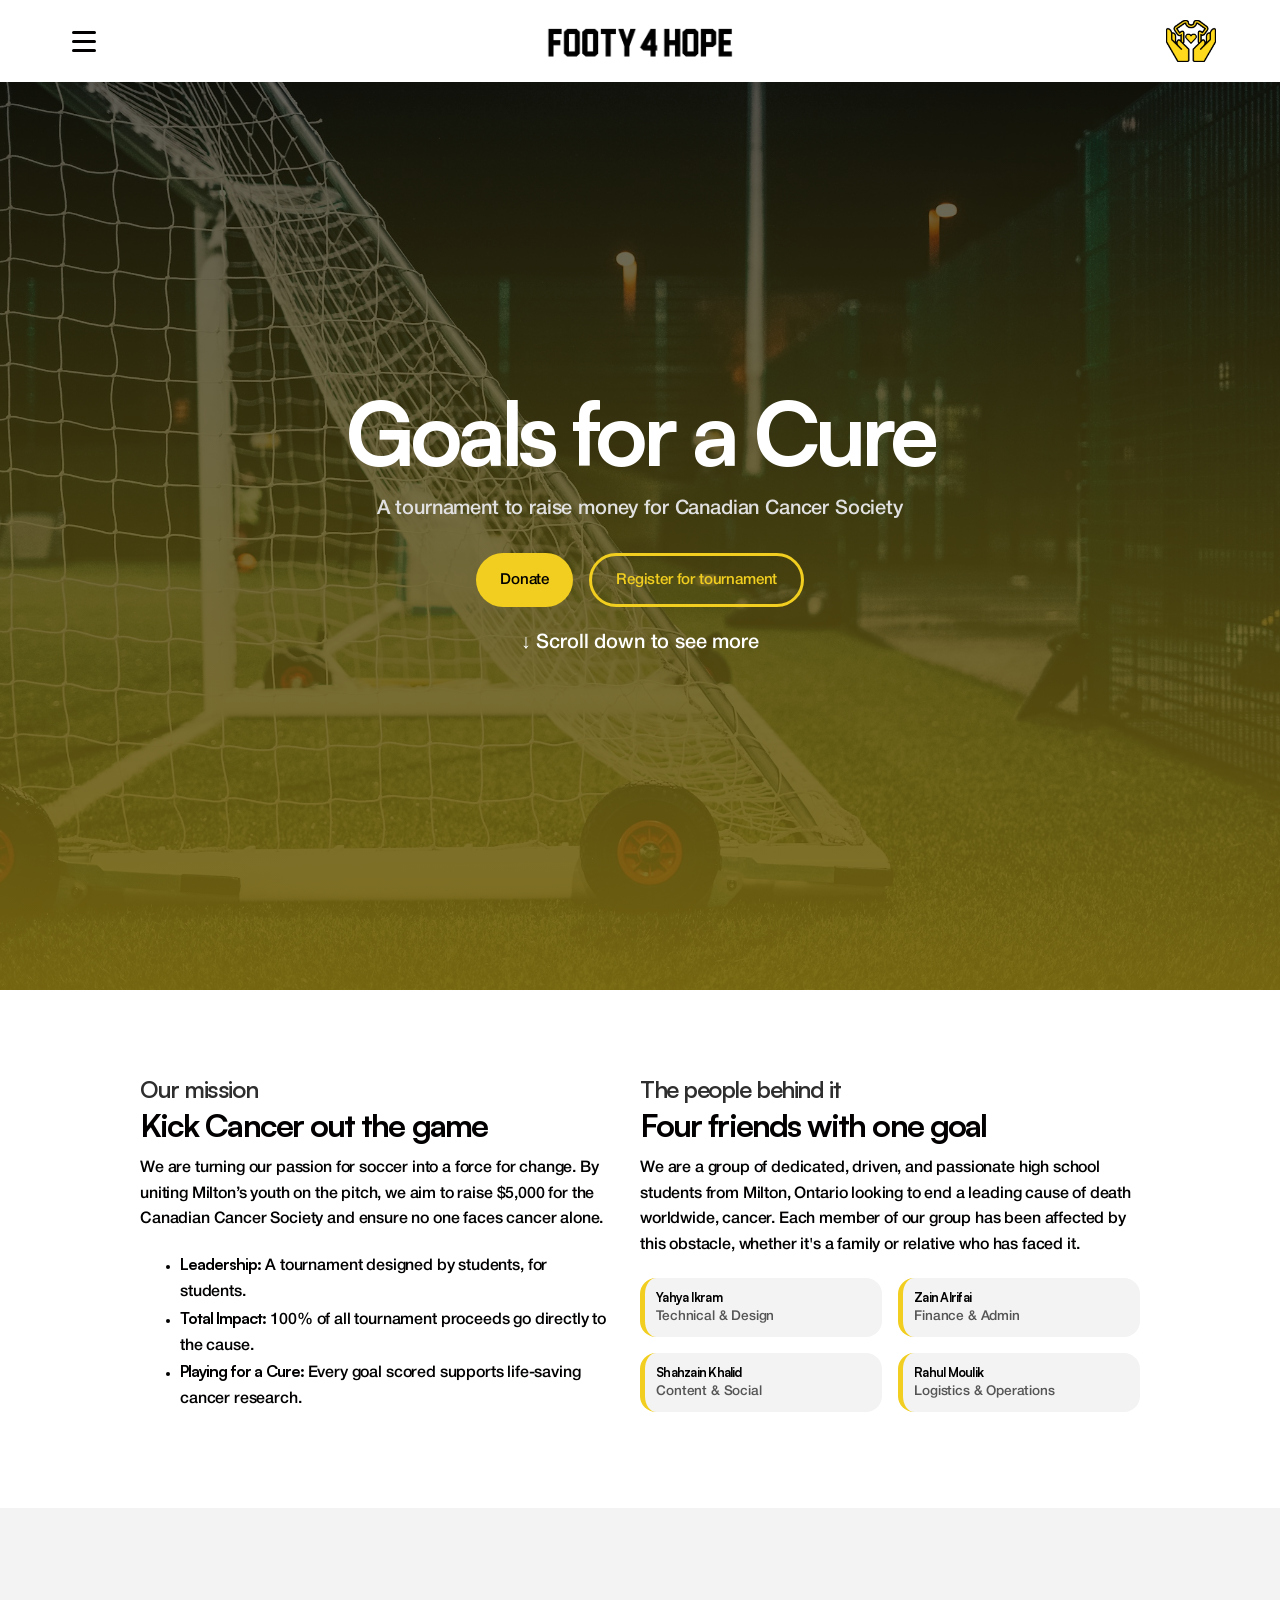
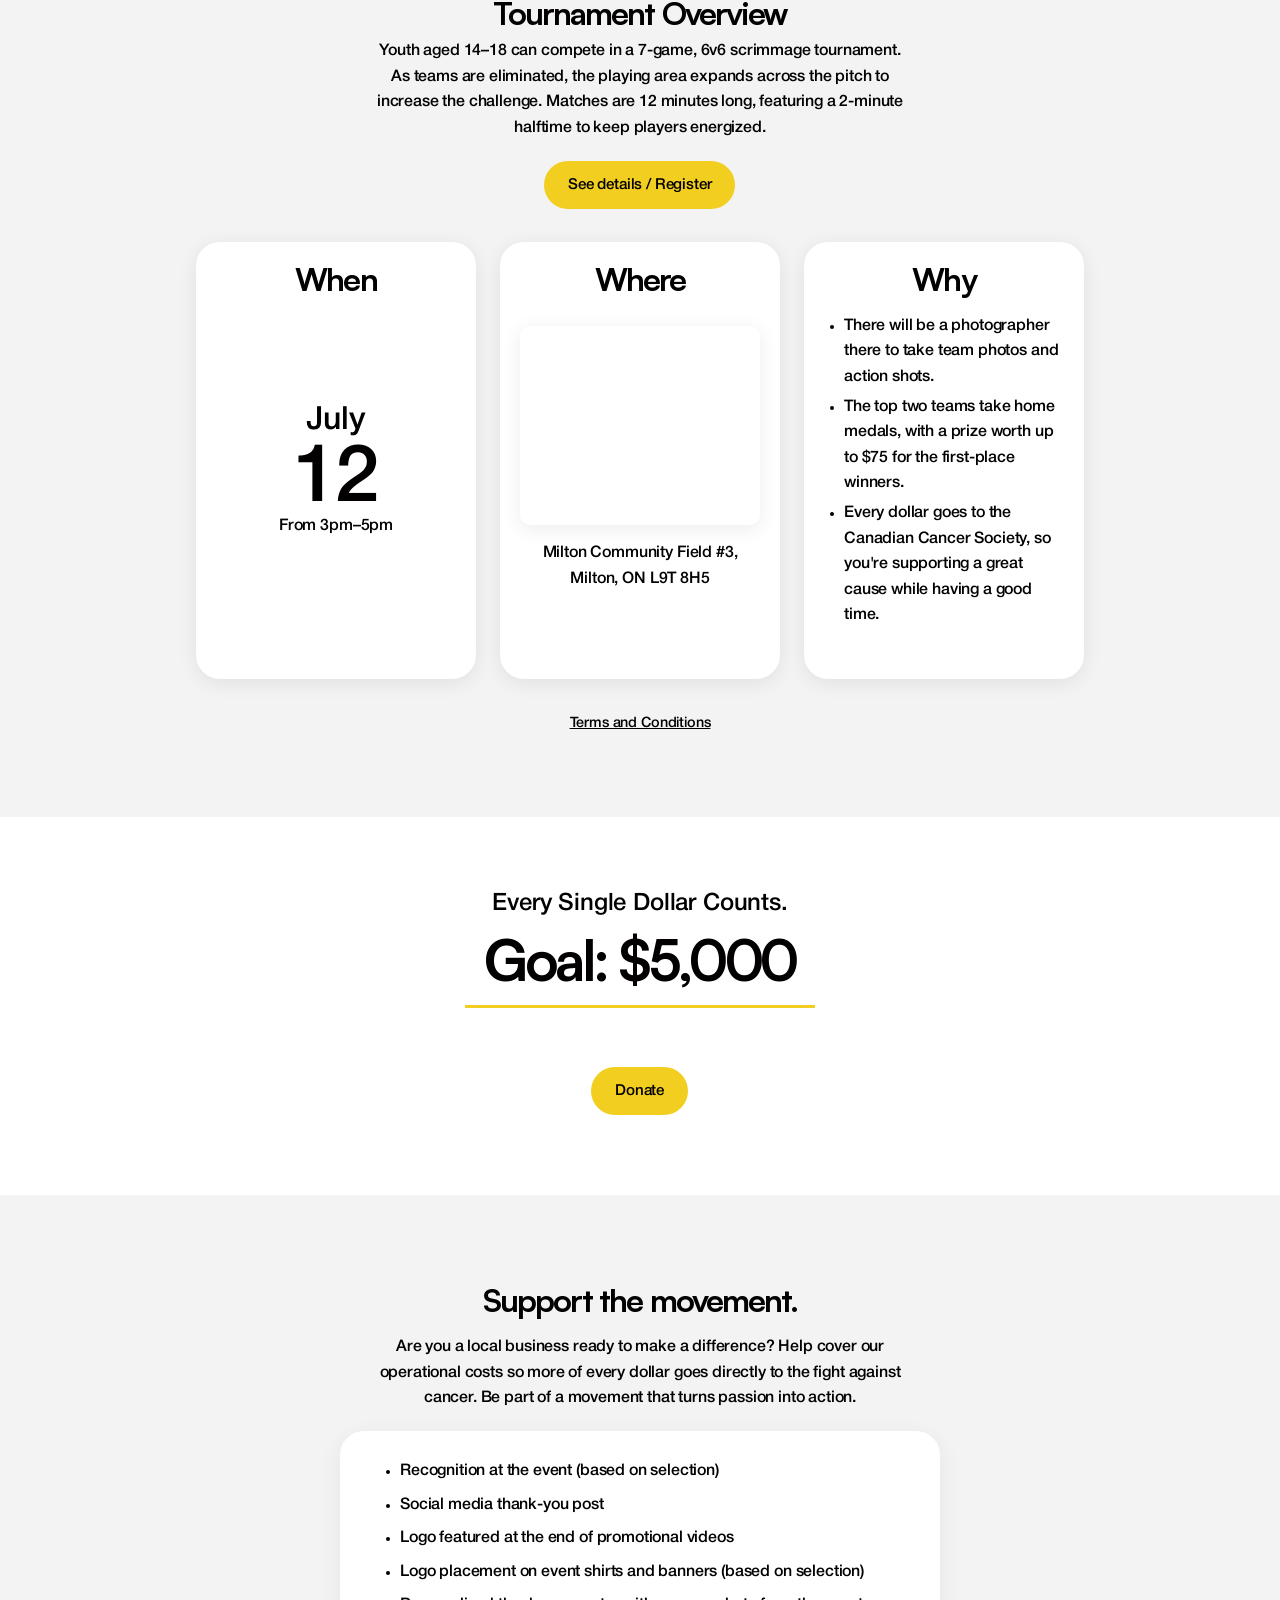
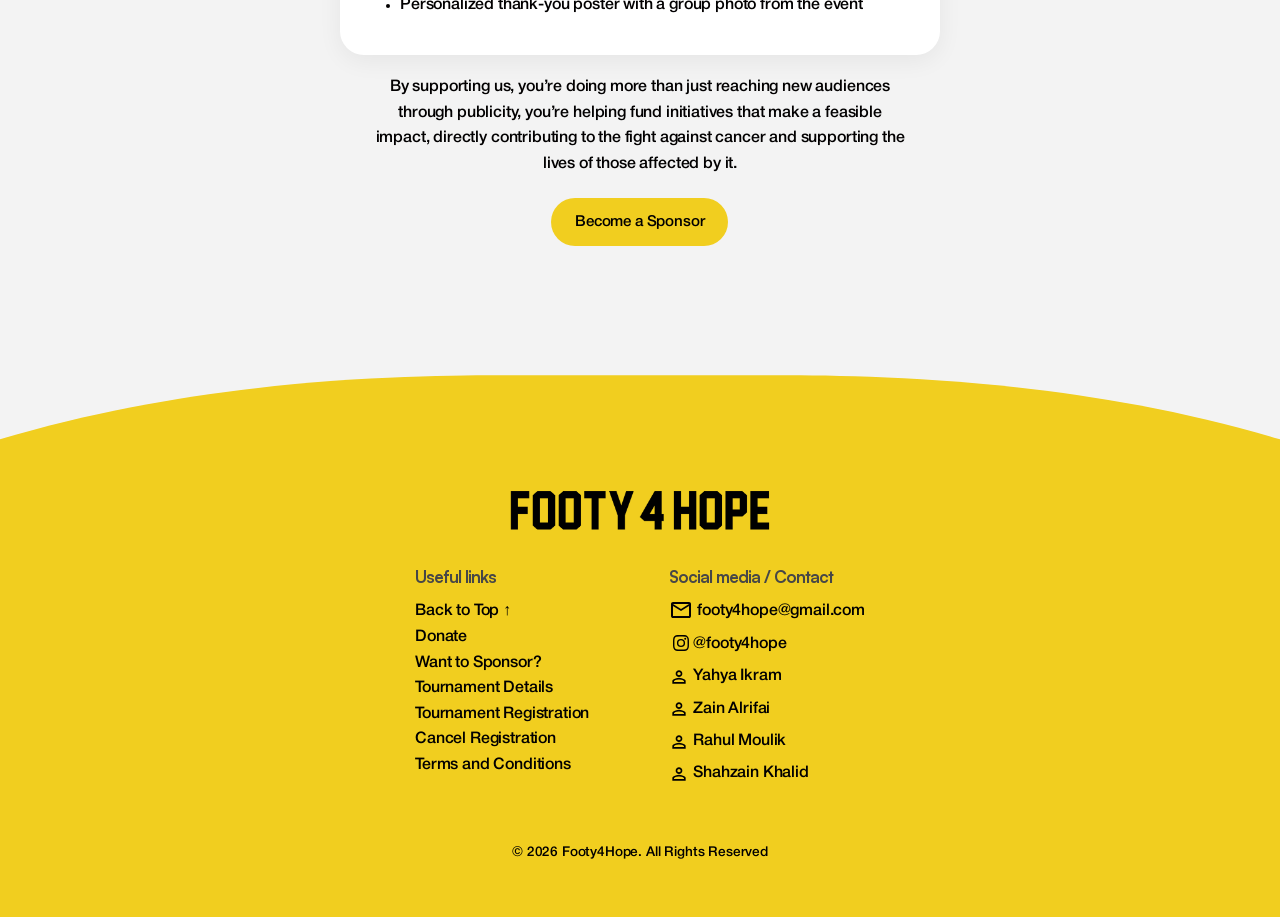
<file: index.html>
<!DOCTYPE html>
<html lang="en">
<head>
  <meta charset="UTF-8" />
  <meta name="viewport" content="width=device-width, initial-scale=1" />
  <title>Footy4Hope – Playing for a Cure</title>
  <link rel="preconnect" href="https://fonts.googleapis.com" />
  <link rel="preconnect" href="https://fonts.gstatic.com" crossorigin />
  <link href="https://fonts.googleapis.com/css2?family=Inter:wght@400;500;600;700&display=swap" rel="stylesheet" />
  <link rel="stylesheet" href="style.css" />
  <link rel="stylesheet" href="https://fonts.googleapis.com/css2?family=Material+Symbols+Outlined:opsz,wght,FILL,GRAD@24,400,0,0&icon_names=mail" />
  <link rel="icon" type="image/png" href="images/WebLogo-v2.png">
  <link rel="shortcut icon" type="image/png" href="images/WebLogo-v2.png">
    <!-- Google tag (gtag.js) -->
  <script async src="https://www.googletagmanager.com/gtag/js?id=G-39553DHMP3"></script>
  <script>
    window.dataLayer = window.dataLayer || [];
    function gtag(){dataLayer.push(arguments);}
    gtag('js', new Date());

    gtag('config', 'G-39553DHMP3');
  </script>
</head>
<body id="top">
  <!-- Navigation -->
  <header class="nav-bar" role="banner">
    <button class="nav-hamburger" aria-label="Open menu" aria-expanded="false" aria-controls="nav-menu">
      <span></span>
      <span></span>
      <span></span>
    </button>
    <h1 class="nav-logo">
      <a href="#hero" aria-label="Go to home">
        <img src="images/logoText.png" alt="Footy4Hope" />
      </a>
    </h1>
    <a href="#hero" class="nav-icon-link" aria-label="Go to home">
      <img class="nav-icon" src="images/logoIcon.png" alt="" aria-hidden="true" />
    </a>
  </header>

  <nav id="nav-menu" class="nav-menu" aria-hidden="true">
    <ul class="nav-links">
      <li><a href="#mission" data-content="nav.mission">Our Mission</a></li>
      <li><a href="tournament-details.html" data-content="nav.tournament">Tournament Details</a></li>
      <li><a href="https://fundraisemyway.cancer.ca/participants/59380/donate"  target="_blank" rel="noopener noreferrer" data-content="nav.donate">Donate</a></li>
      <li><a href="sponsor.html" data-content="nav.sponsor">Sponsor</a></li>
      <li><a href="terms.html" data-content="nav.terms">Terms &amp; Conditions</a></li>
    </ul>
  </nav>

  <main>
    <!-- Hero -->
    <section id="hero" class="hero" aria-labelledby="hero-title">
      <div class="hero-content">
        <h2 id="hero-title" class="hero-heading rise-in" style="--reveal-delay: 60ms;" data-content="hero.title">Goals for a Cure</h2>
        <p class="hero-subheading rise-in" style="--reveal-delay: 160ms;" data-content="hero.subheading">A tournament to raise money for Canadian Cancer Society</p>
        <div class="hero-buttons">
          <a href="https://fundraisemyway.cancer.ca/participants/59380/donate" target="_blank" rel="noopener noreferrer" class="btn btn-yellow rise-in" style="--reveal-delay: 260ms;" data-content="hero.donate">Donate</a>

          <a href="register.html" class="btn btn-outline-yellow rise-in" style="--reveal-delay: 320ms;" data-content="hero.register">Register for tournament</a>
        </div>
        <p class="scroll-down-indicator rise-in" style="--reveal-delay: 420ms;" data-content="hero.scrollHint">↓ Scroll down to see more</p>
      </div>
      
    </section>

    <!-- Mission -->
    <section id="mission" class="mission">
      <div class="mission-grid">
        <div class="mission-content">
          <h3 class="mission-sub mask-reveal" style="--reveal-bg: var(--pure-white); --reveal-delay: 60ms;" data-content="mission.sub">Our mission</h3>
          <h2 class="mission-heading mask-reveal" style="--reveal-bg: var(--pure-white); --reveal-delay: 80ms;" data-content="mission.heading">Kick Cancer out the game</h2>
          <p class="mission-body mask-reveal" style="--reveal-bg: var(--pure-white); --reveal-delay: 100ms;" data-content="mission.body">
            We are turning our passion for soccer into a force for change. By uniting Milton’s youth on the pitch, we aim to raise $5,000 for the Canadian Cancer Society and ensure no one faces cancer alone.
          </p>
          <ul data-list="mission.bullets" data-list-type="emphasis" data-li-class="mask-reveal" data-reveal-delay-start="300" data-reveal-delay-step="20" data-reveal-bg="var(--pure-white)"></ul>
          </div>
          
          
        
        <div  class="mission-photo">
          <h3 class="mission-sub mask-reveal" style="--reveal-bg: var(--pure-white); --reveal-delay: 80ms;" data-content="mission.peopleSub">The people behind it</h3>
          <h2 class="mission-heading mask-reveal" style="--reveal-bg: var(--pure-white); --reveal-delay: 100ms;" data-content="mission.peopleHeading">Four friends with one goal</h2>
          <p class="mission-body mask-reveal" style="--reveal-bg: var(--pure-white); --reveal-delay: 120ms;" data-content="mission.peopleBody">
            We are a group of dedicated, driven, and passionate high school students from Milton, Ontario looking to end a leading cause of death worldwide, cancer. Each member of our group has been affected by this obstacle, whether it's a family or relative who has faced it.
          </p>
          <ul class="mission-list" data-list="mission.team" data-list-type="team"></ul>
        </div>
      </div>
    </section>

    <!-- Tournament -->
    <section id="tournament" class="tournament-details">
      <h2 class="tournament-title rise-in" style="--reveal-delay: 60ms;" data-content="tournament.title">Tournament Overview</h2>
      <p class="tournament-desc rise-in" style="--reveal-delay: 140ms;" data-content="tournament.description">
        Youth aged 14–18 can compete in a 7-game, 6v6 scrimmage tournament. As teams are eliminated, the playing area expands across the pitch to increase the challenge. Matches are 12 minutes long, featuring a 2-minute halftime to keep players energized.
      </p>
        <a href="tournament-details.html" class="btn btn-yellow rise-in" style="--reveal-delay: 220ms;" id="register" data-content="tournament.seeDetails">See details / Register</a>
      <div class="tournament-cards">
        <div class="tournament-card">
          <h4 data-content="tournament.whenLabel">When</h4>
          <p class="card-month" data-content="tournament.whenMonth">July</p>
          <p class="card-day" data-content="tournament.whenDay">12</p>
          <p class="card-time" data-content="tournament.whenTime">From 3pm–5pm</p>
        </div>
        <div class="tournament-card">
          <h4 data-content="tournament.whereLabel">Where</h4>
          <iframe class="mapsframe" src="https://www.google.com/maps/embed?pb=!1m18!1m12!1m3!1d1607.5488759675166!2d-79.855760902536!3d43.49665823060829!2m3!1f0!2f0!3f0!3m2!1i1024!2i768!4f13.1!3m3!1m2!1s0x882b6f493253714b%3A0x80837e4adac0e9bf!2sMilton%20Community%20Field%20%233!5e1!3m2!1sen!2sca!4v1775523687398!5m2!1sen!2sca" width="100%" height="60%" style="border:0;" allowfullscreen="" loading="lazy" referrerpolicy="no-referrer-when-downgrade"></iframe>
          <p data-content="tournament.whereAddress">Milton Community Field #3, Milton, ON L9T 8H5</p>
        </div>
        <div class="tournament-card">
          <h4 data-content="tournament.whyLabel">Why</h4>
          <ul data-list="tournament.whyBullets" data-list-type="plain"></ul>
        </div>
      </div>
      <a href="terms.html" class="tournament-terms" data-content="tournament.termsLink">Terms and Conditions</a>
    </section>

    <!-- Fundraising -->
    <section class="fundraising-goal">
      <p class="goal-text rise-in" style="--reveal-delay: 60ms;" data-content="fundraising.tagline">Every Single Dollar Counts.</p>
      <h2 class="goal-amount rise-in" style="--reveal-delay: 140ms;" data-content="fundraising.goal">Goal: $5,000</h2>
      <div class="goal-separator"></div>
      <p class="goal-note rise-in" style="--reveal-delay: 220ms;" data-content="html:fundraising.noteHtml"><strong>100%</strong> of all money made from the tournament goes to Canadian Cancer Society.</p>
      <div class="btn-yellow4">
      <a href="https://fundraisemyway.cancer.ca/participants/59380/donate"  target="_blank" rel="noopener noreferrer" class="btn btn-yellow5 btn-big rise-in" style="--reveal-delay: 300ms;" data-content="fundraising.donate">Donate</a>
      </div>    
    </section>

    

    <!-- Support -->
    <section id="donate" class="support">
      
      <h2 class="support-heading rise-in" style="--reveal-delay: 60ms;" data-content="support.heading">Support the movement.</h2>
      <p class="tournament-desc rise-in" style="--reveal-delay: 120ms;" data-content="support.intro">Are you a local business ready to make a difference? Help cover our operational costs so more of every dollar goes directly to the fight against cancer. Be part of a movement that turns passion into action.
      </p>
      
      <div class="promo-card rise-in" style="--reveal-delay: 180ms;">
        <ul data-list="support.promoBullets" data-list-type="plain"></ul>
      </div>
      <p class="sponsor-desc rise-in" style="--reveal-delay: 220ms;" data-content="support.closing">By supporting us, you’re doing more than just reaching new audiences through publicity, you’re helping fund initiatives that make a feasible impact, directly contributing to the fight against cancer and supporting the lives of those affected by it.
      </p>
      <a href="sponsor.html" class="btn btn-yellow rise-in" style="--reveal-delay: 260ms;" data-content="support.sponsorCta">Become a Sponsor</a>

      
  </section>


<svg class="section-divider" viewBox="0 0 1200 120" preserveAspectRatio="none" aria-hidden="true">
  <path d="M0,80
           C200,20 400,20 480,20
           C560,20 640,20 720,20
           C800,20 1000,20 1200,80
           L1200,120 L0,120 Z"></path>
</svg>
  </main>

  <!-- Footer -->
  <footer class="main-footer">
    <div class="footer-top">
      <img class="footer-logo" src="images/logoText.png" alt="Footy4Hope" />
    </div>

    <div class="footer-grid">
      <div class="footer-column">
        <h3 class="footer-heading" data-content="footer.usefulLinksHeading">Useful links</h3>
  
        <ul class="footer-links-list">
          <li><a href="#top" data-content="footer.links.backToTop">Back to Top &uarr;</a></li>
          <li><a href="https://fundraisemyway.cancer.ca/participants/59380/donate"  target="_blank" rel="noopener noreferrer" data-content="footer.links.donate">Donate</a></li>
          <li><a href="sponsor.html" data-content="footer.links.sponsor">Want to Sponsor?</a></li>
          <li><a href="tournament-details.html" data-content="footer.links.tournamentDetails">Tournament Details</a></li>
          <li><a href="register.html" data-content="footer.links.registration">Tournament Registration</a></li>
          <li><a href="cancel.html" data-content="footer.links.cancel">Cancel Registration</a></li>
          <li><a href="terms.html" data-content="footer.links.terms">Terms and Conditions</a></li>
          
        </ul>
      </div>

      <div class="footer-column">
        <h3 class="footer-heading" data-content="footer.socialHeading">Social media / Contact</h3>
      
        <ul class="footer-links-list">
          <li>
            <a href="mailto:footy4hope@gmail.com">
              <svg xmlns="http://www.w3.org/2000/svg" width="24" height="24" viewBox="0 0 24 24" style="margin-top: -4px;">
	          <path fill="currentColor" d="M4 20q-.825 0-1.412-.587T2 18V6q0-.825.588-1.412T4 4h16q.825 0 1.413.588T22 6v12q0 .825-.587 1.413T20 20zm8-7L4 8v10h16V8zm0-2l8-5H4zM4 8V6v12z" />
            </svg>
              &nbsp;footy4hope@gmail.com
            </a>
          </li>
          <li>
           <a href="https://instagram.com/footy4hope">
              <svg xmlns="http://www.w3.org/2000/svg" width="24" height="24" style="margin-top: -4px;" viewBox="0 0 24 24" ><path fill="currentColor" d="M12 7.9a4.1 4.1 0 1 0 4.1 4.1A4.09 4.09 0 0 0 12 7.9m0 6.77A2.67 2.67 0 1 1 14.67 12A2.67 2.67 0 0 1 12 14.67m5.23-6.94a1 1 0 1 1-1-1a1 1 0 0 1 1 1m2.71 1a4.7 4.7 0 0 0-1.29-3.35a4.7 4.7 0 0 0-3.35-1.32C14 4 10 4 8.7 4.06a4.73 4.73 0 0 0-3.35 1.29A4.7 4.7 0 0 0 4.06 8.7C4 10 4 14 4.06 15.3a4.7 4.7 0 0 0 1.29 3.35a4.73 4.73 0 0 0 3.35 1.29c1.32.08 5.28.08 6.6 0a4.7 4.7 0 0 0 3.35-1.29a4.7 4.7 0 0 0 1.29-3.35c.06-1.3.06-5.3 0-6.6Zm-1.7 8a2.7 2.7 0 0 1-1.52 1.52a18 18 0 0 1-4.72.32a18 18 0 0 1-4.71-.32a2.7 2.7 0 0 1-1.52-1.52c-.42-1.06-.33-3.56-.33-4.72s-.09-3.67.33-4.72a2.65 2.65 0 0 1 1.52-1.53A18 18 0 0 1 12 5.44a18 18 0 0 1 4.72.32a2.7 2.7 0 0 1 1.52 1.52c.42 1.06.32 3.56.32 4.72s.1 3.67-.32 4.72Z"/></svg>
               @footy4hope
            </a>
          </li>
          <li>
            <a href="#" aria-label="Yahya Ikram (link coming soon)">
              <svg xmlns="http://www.w3.org/2000/svg" width="20" height="20" viewBox="0 0 24 24">
	          <path fill="currentColor" d="M9.175 10.825Q8 9.65 8 8t1.175-2.825T12 4t2.825 1.175T16 8t-1.175 2.825T12 12t-2.825-1.175M4 20v-2.8q0-.85.438-1.562T5.6 14.55q1.55-.775 3.15-1.162T12 13t3.25.388t3.15 1.162q.725.375 1.163 1.088T20 17.2V20zm2-2h12v-.8q0-.275-.137-.5t-.363-.35q-1.35-.675-2.725-1.012T12 15t-2.775.338T6.5 16.35q-.225.125-.363.35T6 17.2zm7.413-8.587Q14 8.825 14 8t-.587-1.412T12 6t-1.412.588T10 8t.588 1.413T12 10t1.413-.587M12 18" />
              </svg>
              &nbsp;Yahya Ikram
            </a>
          </li>
                    <li>
            <a href="https://www.linkedin.com/in/zain-alrifai-a2663b351/?lipi=urn%3Ali%3Apage%3Ad_flagship3_profile_view_base_contact_details%3BsW7EO%2By%2FQ3uklnz9%2FCkEEg%3D%3D" aria-label="Zain Alrifai">
              <svg xmlns="http://www.w3.org/2000/svg" width="20" height="20" viewBox="0 0 24 24">
	          <path fill="currentColor" d="M9.175 10.825Q8 9.65 8 8t1.175-2.825T12 4t2.825 1.175T16 8t-1.175 2.825T12 12t-2.825-1.175M4 20v-2.8q0-.85.438-1.562T5.6 14.55q1.55-.775 3.15-1.162T12 13t3.25.388t3.15 1.162q.725.375 1.163 1.088T20 17.2V20zm2-2h12v-.8q0-.275-.137-.5t-.363-.35q-1.35-.675-2.725-1.012T12 15t-2.775.338T6.5 16.35q-.225.125-.363.35T6 17.2zm7.413-8.587Q14 8.825 14 8t-.587-1.412T12 6t-1.412.588T10 8t.588 1.413T12 10t1.413-.587M12 18" />
              </svg>
              &nbsp;Zain Alrifai
            </a>
          </li>
                    <li>
            <a href="#" aria-label="Rahul Moulik (link coming soon)">
              <svg xmlns="http://www.w3.org/2000/svg" width="20" height="20" viewBox="0 0 24 24">
	          <path fill="currentColor" d="M9.175 10.825Q8 9.65 8 8t1.175-2.825T12 4t2.825 1.175T16 8t-1.175 2.825T12 12t-2.825-1.175M4 20v-2.8q0-.85.438-1.562T5.6 14.55q1.55-.775 3.15-1.162T12 13t3.25.388t3.15 1.162q.725.375 1.163 1.088T20 17.2V20zm2-2h12v-.8q0-.275-.137-.5t-.363-.35q-1.35-.675-2.725-1.012T12 15t-2.775.338T6.5 16.35q-.225.125-.363.35T6 17.2zm7.413-8.587Q14 8.825 14 8t-.587-1.412T12 6t-1.412.588T10 8t.588 1.413T12 10t1.413-.587M12 18" />
              </svg>
              &nbsp;Rahul Moulik
            </a>
          </li>
                    <li>
            <a href="https://www.linkedin.com/in/shahzain-khalid-8718462b7/?lipi=urn%3Ali%3Apage%3Ad_flagship3_profile_view_base_contact_details%3BAtjUpUUyRyO4OXkcLcGZlQ%3D%3D" aria-label="Shazain Khalid">
              <svg xmlns="http://www.w3.org/2000/svg" width="20" height="20" viewBox="0 0 24 24">
	          <path fill="currentColor" d="M9.175 10.825Q8 9.65 8 8t1.175-2.825T12 4t2.825 1.175T16 8t-1.175 2.825T12 12t-2.825-1.175M4 20v-2.8q0-.85.438-1.562T5.6 14.55q1.55-.775 3.15-1.162T12 13t3.25.388t3.15 1.162q.725.375 1.163 1.088T20 17.2V20zm2-2h12v-.8q0-.275-.137-.5t-.363-.35q-1.35-.675-2.725-1.012T12 15t-2.775.338T6.5 16.35q-.225.125-.363.35T6 17.2zm7.413-8.587Q14 8.825 14 8t-.587-1.412T12 6t-1.412.588T10 8t.588 1.413T12 10t1.413-.587M12 18" />
              </svg>
              &nbsp;Shahzain Khalid
            </a>
          </li>

        </ul>
      </div>
    </div>

    <p class="footer-copy" data-content="footer.copyright">© 2026 Footy4Hope. All Rights Reserved</p>
  </footer>


  <script src="js/site-content.js"></script>
  <script>
    function initNavMenu() {
      var hamburger = document.querySelector('.nav-hamburger');
      var menu = document.getElementById('nav-menu');
      if (!hamburger || !menu) return;
      var links = menu.querySelectorAll('a');

      function openMenu() {
        menu.classList.add('nav-menu-open');
        menu.setAttribute('aria-hidden', 'false');
        hamburger.setAttribute('aria-expanded', 'true');
        hamburger.setAttribute('aria-label', 'Close menu');
      }

      function closeMenu() {
        menu.classList.remove('nav-menu-open');
        menu.setAttribute('aria-hidden', 'true');
        hamburger.setAttribute('aria-expanded', 'false');
        hamburger.setAttribute('aria-label', 'Open menu');
      }

      hamburger.addEventListener('click', function() {
        if (menu.classList.contains('nav-menu-open')) {
          closeMenu();
        } else {
          openMenu();
        }
      });

      links.forEach(function(link) {
        link.addEventListener('click', closeMenu);
      });
    }

    function initRevealAnimations() {
      var animated = document.querySelectorAll('.rise-in, .mask-reveal');
      if (!animated.length) return;

      if (!('IntersectionObserver' in window)) {
        animated.forEach(function(el) { el.classList.add('in-view'); });
        return;
      }

      animated.forEach(function(el) {
        var rect = el.getBoundingClientRect();
        if (rect.top < window.innerHeight * 0.9) {
          el.classList.add('in-view');
        }
      });

      var io = new IntersectionObserver(function(entries, observer) {
        entries.forEach(function(entry) {
          if (!entry.isIntersecting) return;
          entry.target.classList.add('in-view');
          observer.unobserve(entry.target);
        });
      }, { threshold: 0.15, rootMargin: '0px 0px -10% 0px' });

      animated.forEach(function(el) { io.observe(el); });
    }

    document.addEventListener('DOMContentLoaded', function() {
      initNavMenu();
      loadSiteContent('content/index.json')
        .then(function () { initRevealAnimations(); })
        .catch(function () { initRevealAnimations(); });
    });
  </script>
</body>
</html>
</file>
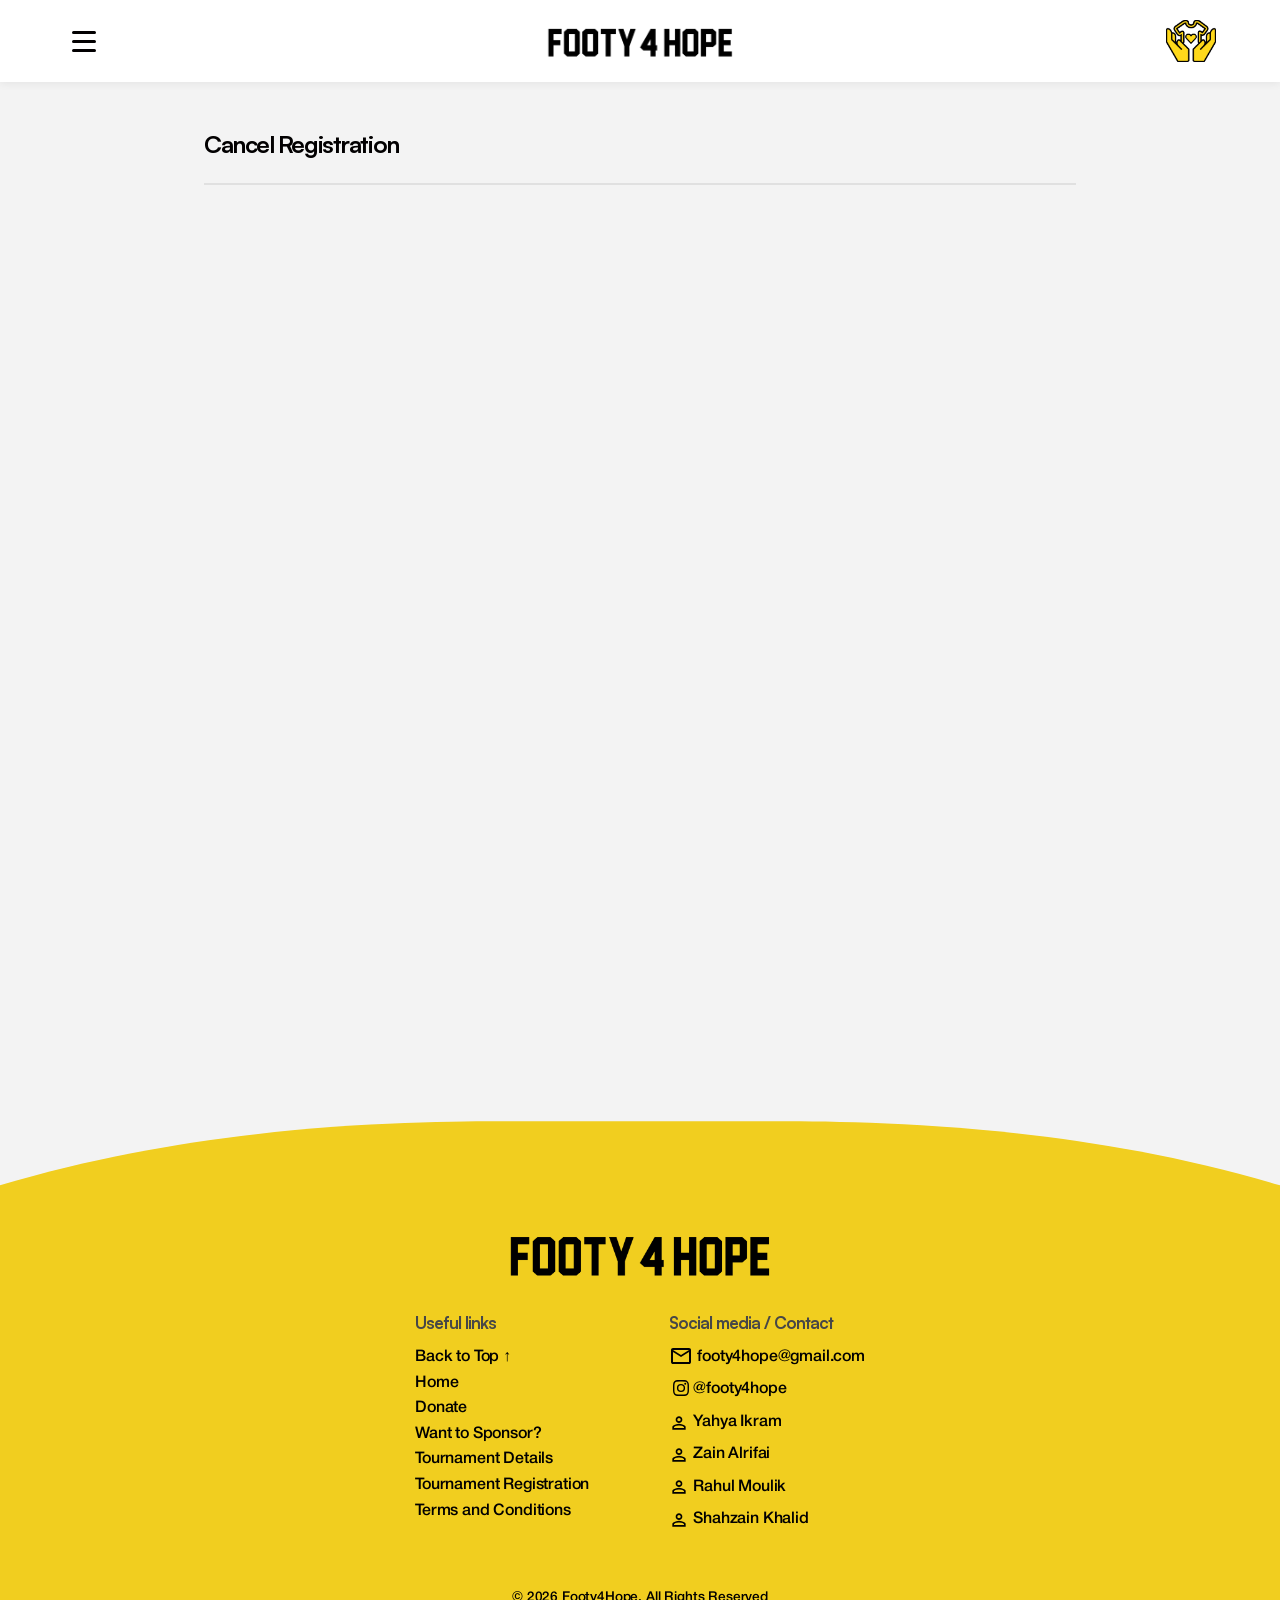
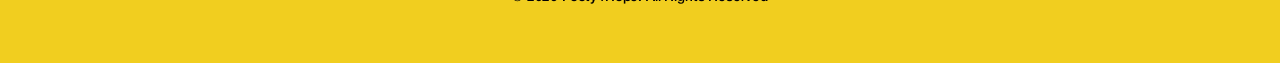
<file: cancel.html>
<!DOCTYPE html>
<html lang="en">
<head>
  <meta charset="UTF-8" />
  <meta name="viewport" content="width=device-width, initial-scale=1" />
  <title>Footy4Hope – Cancel Registration</title>
  <link rel="preconnect" href="https://fonts.googleapis.com" />
  <link rel="preconnect" href="https://fonts.gstatic.com" crossorigin />
  <link href="https://fonts.googleapis.com/css2?family=Inter:wght@400;500;600;700&display=swap" rel="stylesheet" />
  <link rel="stylesheet" href="style.css" />
  <link rel="icon" type="image/png" href="images/WebLogo-v2.png" />
  <link rel="shortcut icon" type="image/png" href="images/WebLogo-v2.png" />
    <!-- Google tag (gtag.js) -->
  <script async src="https://www.googletagmanager.com/gtag/js?id=G-39553DHMP3"></script>
  <script>
    window.dataLayer = window.dataLayer || [];
    function gtag(){dataLayer.push(arguments);}
    gtag('js', new Date());

    gtag('config', 'G-39553DHMP3');
  </script>
</head>
<body id="top">
<!-- Navigation -->
  <header class="nav-bar" role="banner">
    <button class="nav-hamburger" aria-label="Open menu" aria-expanded="false" aria-controls="nav-menu">
      <span></span>
      <span></span>
      <span></span>
    </button>
    <h1 class="nav-logo">
      <a href="index.html#hero" aria-label="Go to home">
        <img src="images/logoText.png" alt="Footy4Hope" />
      </a>
    </h1>
    <a href="index.html#hero" class="nav-icon-link" aria-label="Go to home">
      <img class="nav-icon" src="images/logoIcon.png" alt="" aria-hidden="true" />
    </a>
  </header>

  <nav id="nav-menu" class="nav-menu" aria-hidden="true">
    <ul class="nav-links">
      <li><a href="index.html#hero">Home</a></li>
      <li><a href="index.html#mission">Our Mission</a></li>
      <li><a href="tournament-details.html">Tournament Details</a></li>
      <li><a href="https://fundraisemyway.cancer.ca/participants/59380/donate"  target="_blank" rel="noopener noreferrer">Donate</a></li>
      <li><a href="sponsor.html">Sponsor</a></li>
      <li><a href="terms.html">Terms &amp; Conditions</a></li>
    </ul>
  </nav>
<section class = "register-section">
<h1 class="register-h rise-in" style="--reveal-delay: 80ms;">Cancel Registration</h1>
<hr class="hr-r">
<iframe data-tally-src="https://tally.so/embed/44LoBd?alignLeft=1&hideTitle=1&transparentBackground=1&dynamicHeight=1" loading="eager" width="100%" height="817" frameborder="0" marginheight="0" marginwidth="0" title="Cancelation Form"></iframe>
<script>var d=document,w="https://tally.so/widgets/embed.js",v=function(){"undefined"!=typeof Tally?Tally.loadEmbeds():d.querySelectorAll("iframe[data-tally-src]:not([src])").forEach((function(e){e.src=e.dataset.tallySrc}))};if("undefined"!=typeof Tally)v();else if(d.querySelector('script[src="'+w+'"]')==null){var s=d.createElement("script");s.src=w,s.onload=v,s.onerror=v,d.body.appendChild(s);}</script>


</section>

    <svg class="section-divider" viewBox="0 0 1200 120" preserveAspectRatio="none" aria-hidden="true">
    <path d="M0,80
           C200,20 400,20 480,20
           C560,20 640,20 720,20
           C800,20 1000,20 1200,80
           L1200,120 L0,120 Z"></path>
    </svg>


  <footer class="main-footer">
    <div class="footer-top">
      <img class="footer-logo" src="images/logoText.png" alt="Footy4Hope" />
    </div>

    <div class="footer-grid">
      <div class="footer-column">
        <h3 class="footer-heading">Useful links</h3>
  
        <ul class="footer-links-list">
          <li><a href="#top">Back to Top &uarr;</a></li>
          <li><a href="index.html">Home</a></li>
          <li><a href="https://fundraisemyway.cancer.ca/participants/59380/donate"  target="_blank" rel="noopener noreferrer">Donate</a></li>
          <li><a href="sponsor.html">Want to Sponsor?</a></li>
          <li><a href="tournament-details.html">Tournament Details</a></li>
          <li><a href="register.html">Tournament Registration</a></li>
          <li><a href="terms.html">Terms and Conditions</a></li>
        </ul>
      </div>

      <div class="footer-column">
        <h3 class="footer-heading">Social media / Contact</h3>
        <ul class="footer-links-list">
          <li>
            <a href="mailto:footy4hope@gmail.com">
              <svg xmlns="http://www.w3.org/2000/svg" width="24" height="24" viewBox="0 0 24 24" style="margin-top: -4px;">
	          <path fill="currentColor" d="M4 20q-.825 0-1.412-.587T2 18V6q0-.825.588-1.412T4 4h16q.825 0 1.413.588T22 6v12q0 .825-.587 1.413T20 20zm8-7L4 8v10h16V8zm0-2l8-5H4zM4 8V6v12z" />
              </svg>
              &nbsp;footy4hope@gmail.com
            </a>
          </li>
          <li>
           <a href="https://instagram.com/footy4hope">
              <svg xmlns="http://www.w3.org/2000/svg" width="24" height="24" style="margin-top: -4px;" viewBox="0 0 24 24" ><path fill="currentColor" d="M12 7.9a4.1 4.1 0 1 0 4.1 4.1A4.09 4.09 0 0 0 12 7.9m0 6.77A2.67 2.67 0 1 1 14.67 12A2.67 2.67 0 0 1 12 14.67m5.23-6.94a1 1 0 1 1-1-1a1 1 0 0 1 1 1m2.71 1a4.7 4.7 0 0 0-1.29-3.35a4.7 4.7 0 0 0-3.35-1.32C14 4 10 4 8.7 4.06a4.73 4.73 0 0 0-3.35 1.29A4.7 4.7 0 0 0 4.06 8.7C4 10 4 14 4.06 15.3a4.7 4.7 0 0 0 1.29 3.35a4.73 4.73 0 0 0 3.35 1.29c1.32.08 5.28.08 6.6 0a4.7 4.7 0 0 0 3.35-1.29a4.7 4.7 0 0 0 1.29-3.35c.06-1.3.06-5.3 0-6.6Zm-1.7 8a2.7 2.7 0 0 1-1.52 1.52a18 18 0 0 1-4.72.32a18 18 0 0 1-4.71-.32a2.7 2.7 0 0 1-1.52-1.52c-.42-1.06-.33-3.56-.33-4.72s-.09-3.67.33-4.72a2.65 2.65 0 0 1 1.52-1.53A18 18 0 0 1 12 5.44a18 18 0 0 1 4.72.32a2.7 2.7 0 0 1 1.52 1.52c.42 1.06.32 3.56.32 4.72s.1 3.67-.32 4.72Z"/></svg>
               @footy4hope
            </a>
          </li>
          <li>
            <a href="#" aria-label="Yahya Ikram (link coming soon)">
              <svg xmlns="http://www.w3.org/2000/svg" width="20" height="20" viewBox="0 0 24 24">
	          <path fill="currentColor" d="M9.175 10.825Q8 9.65 8 8t1.175-2.825T12 4t2.825 1.175T16 8t-1.175 2.825T12 12t-2.825-1.175M4 20v-2.8q0-.85.438-1.562T5.6 14.55q1.55-.775 3.15-1.162T12 13t3.25.388t3.15 1.162q.725.375 1.163 1.088T20 17.2V20zm2-2h12v-.8q0-.275-.137-.5t-.363-.35q-1.35-.675-2.725-1.012T12 15t-2.775.338T6.5 16.35q-.225.125-.363.35T6 17.2zm7.413-8.587Q14 8.825 14 8t-.587-1.412T12 6t-1.412.588T10 8t.588 1.413T12 10t1.413-.587M12 18" />
              </svg>
              &nbsp;Yahya Ikram
            </a>
          </li>
          <li>
            <a href="https://www.linkedin.com/in/zain-alrifai-a2663b351/?lipi=urn%3Ali%3Apage%3Ad_flagship3_profile_view_base_contact_details%3BsW7EO%2By%2FQ3uklnz9%2FCkEEg%3D%3D" aria-label="Zain Alrifai">
              <svg xmlns="http://www.w3.org/2000/svg" width="20" height="20" viewBox="0 0 24 24">
	          <path fill="currentColor" d="M9.175 10.825Q8 9.65 8 8t1.175-2.825T12 4t2.825 1.175T16 8t-1.175 2.825T12 12t-2.825-1.175M4 20v-2.8q0-.85.438-1.562T5.6 14.55q1.55-.775 3.15-1.162T12 13t3.25.388t3.15 1.162q.725.375 1.163 1.088T20 17.2V20zm2-2h12v-.8q0-.275-.137-.5t-.363-.35q-1.35-.675-2.725-1.012T12 15t-2.775.338T6.5 16.35q-.225.125-.363.35T6 17.2zm7.413-8.587Q14 8.825 14 8t-.587-1.412T12 6t-1.412.588T10 8t.588 1.413T12 10t1.413-.587M12 18" />
              </svg>
              &nbsp;Zain Alrifai
            </a>
          </li>
          <li>
            <a href="#" aria-label="Rahul Moulik (link coming soon)">
              <svg xmlns="http://www.w3.org/2000/svg" width="20" height="20" viewBox="0 0 24 24">
	          <path fill="currentColor" d="M9.175 10.825Q8 9.65 8 8t1.175-2.825T12 4t2.825 1.175T16 8t-1.175 2.825T12 12t-2.825-1.175M4 20v-2.8q0-.85.438-1.562T5.6 14.55q1.55-.775 3.15-1.162T12 13t3.25.388t3.15 1.162q.725.375 1.163 1.088T20 17.2V20zm2-2h12v-.8q0-.275-.137-.5t-.363-.35q-1.35-.675-2.725-1.012T12 15t-2.775.338T6.5 16.35q-.225.125-.363.35T6 17.2zm7.413-8.587Q14 8.825 14 8t-.587-1.412T12 6t-1.412.588T10 8t.588 1.413T12 10t1.413-.587M12 18" />
              </svg>
              &nbsp;Rahul Moulik
            </a>
          </li>
          <li>
            <a href="https://www.linkedin.com/in/shahzain-khalid-8718462b7/?lipi=urn%3Ali%3Apage%3Ad_flagship3_profile_view_base_contact_details%3BAtjUpUUyRyO4OXkcLcGZlQ%3D%3D" aria-label="Shahzain Khalid">
              <svg xmlns="http://www.w3.org/2000/svg" width="20" height="20" viewBox="0 0 24 24">
	          <path fill="currentColor" d="M9.175 10.825Q8 9.65 8 8t1.175-2.825T12 4t2.825 1.175T16 8t-1.175 2.825T12 12t-2.825-1.175M4 20v-2.8q0-.85.438-1.562T5.6 14.55q1.55-.775 3.15-1.162T12 13t3.25.388t3.15 1.162q.725.375 1.163 1.088T20 17.2V20zm2-2h12v-.8q0-.275-.137-.5t-.363-.35q-1.35-.675-2.725-1.012T12 15t-2.775.338T6.5 16.35q-.225.125-.363.35T6 17.2zm7.413-8.587Q14 8.825 14 8t-.587-1.412T12 6t-1.412.588T10 8t.588 1.413T12 10t1.413-.587M12 18" />
              </svg>
              &nbsp;Shahzain Khalid
            </a>
          </li>
        </ul>
      </div>
    </div>
    <p class="footer-copy">© 2026 Footy4Hope. All Rights Reserved</p>
  </footer>

  <script>
    (function() {
      var hamburger = document.querySelector('.nav-hamburger');
      var menu = document.getElementById('nav-menu');
      var links = menu.querySelectorAll('a');

      function openMenu() {
        menu.classList.add('nav-menu-open');
        menu.setAttribute('aria-hidden', 'false');
        hamburger.setAttribute('aria-expanded', 'true');
        hamburger.setAttribute('aria-label', 'Close menu');
      }

      function closeMenu() {
        menu.classList.remove('nav-menu-open');
        menu.setAttribute('aria-hidden', 'true');
        hamburger.setAttribute('aria-expanded', 'false');
        hamburger.setAttribute('aria-label', 'Open menu');
      }

      hamburger.addEventListener('click', function() {
        if (menu.classList.contains('nav-menu-open')) {
          closeMenu();
        } else {
          openMenu();
        }
      });

      links.forEach(function(link) {
        link.addEventListener('click', closeMenu);
      });
    })();

    (function() {
      var animated = document.querySelectorAll('.rise-in, .mask-reveal');
      if (!animated.length) return;

      if (!('IntersectionObserver' in window)) {
        animated.forEach(function(el) { el.classList.add('in-view'); });
        return;
      }

      animated.forEach(function(el) {
        var rect = el.getBoundingClientRect();
        if (rect.top < window.innerHeight * 0.9) {
          el.classList.add('in-view');
        }
      });

      var io = new IntersectionObserver(function(entries, observer) {
        entries.forEach(function(entry) {
          if (!entry.isIntersecting) return;
          entry.target.classList.add('in-view');
          observer.unobserve(entry.target);
        });
      }, { threshold: 0.15, rootMargin: '0px 0px -10% 0px' });

      animated.forEach(function(el) { io.observe(el); });
    })();
  </script>
  </body>
  </html>
</file>
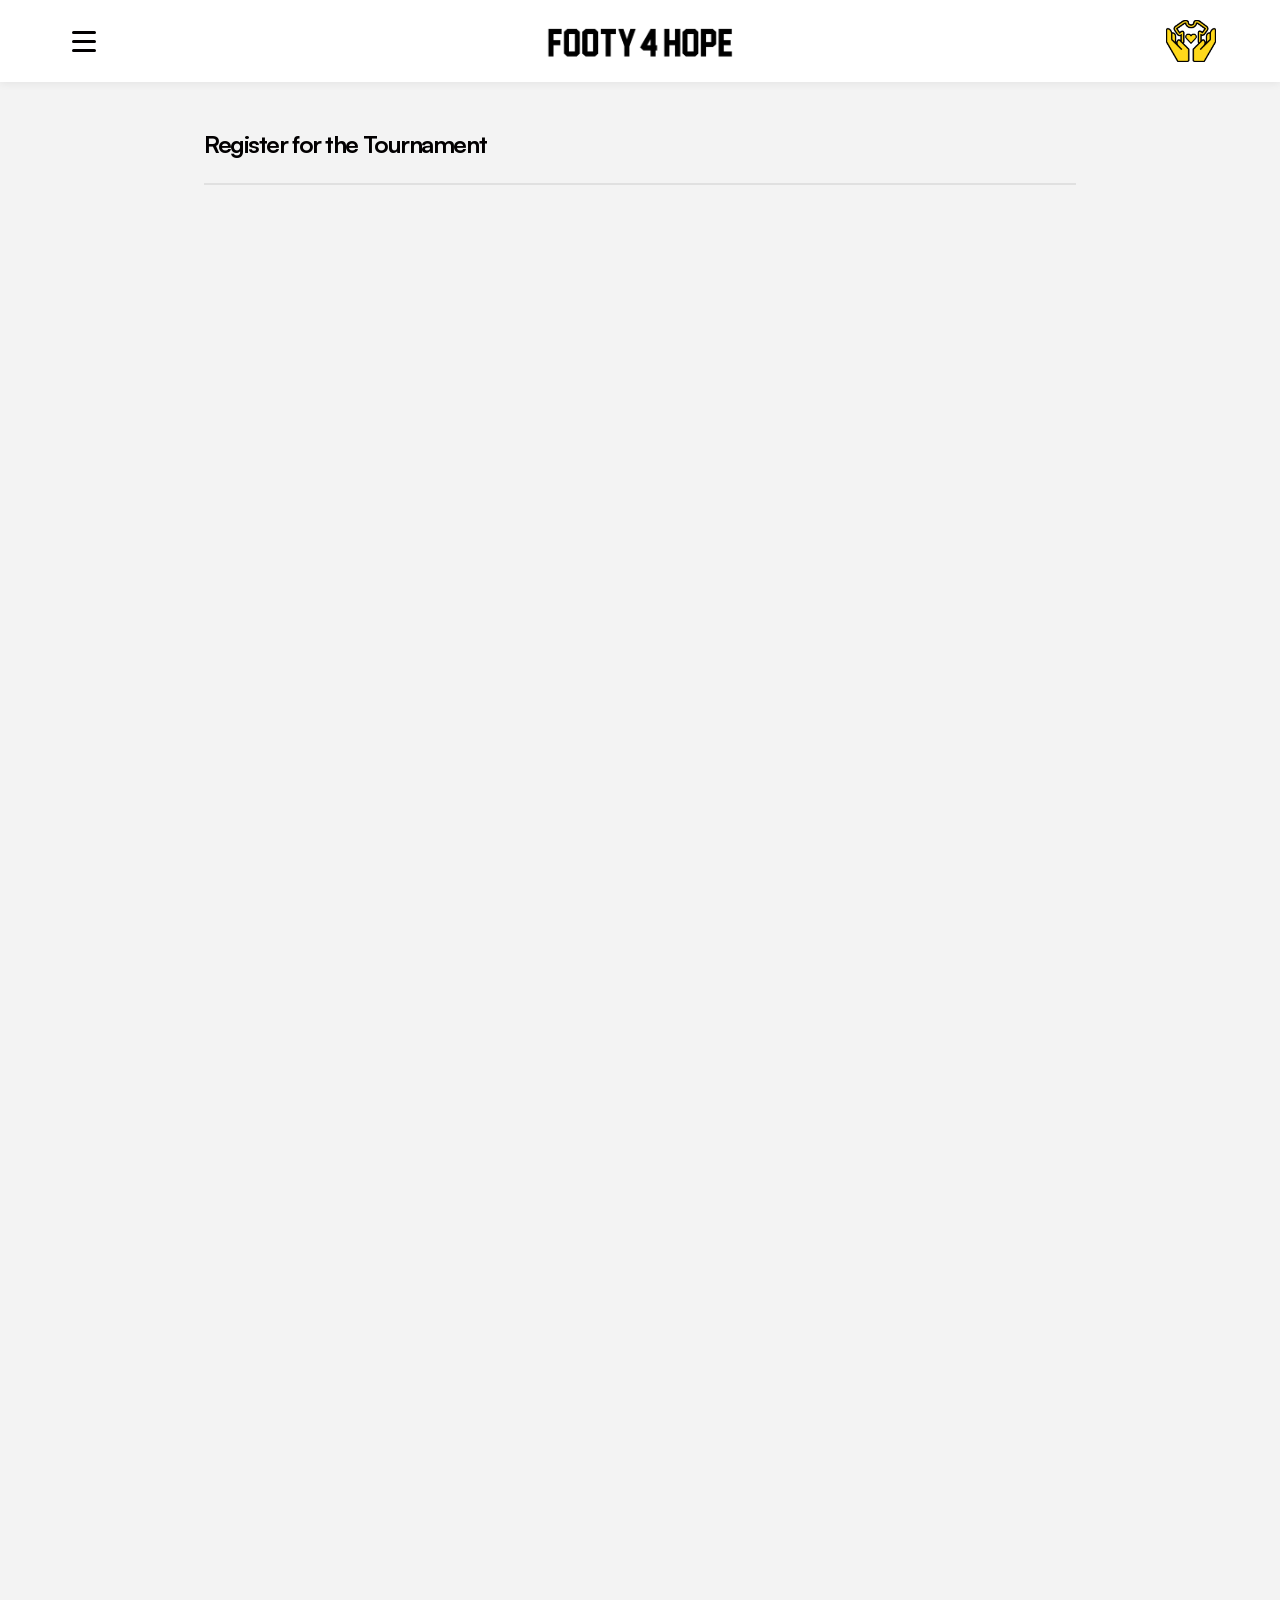
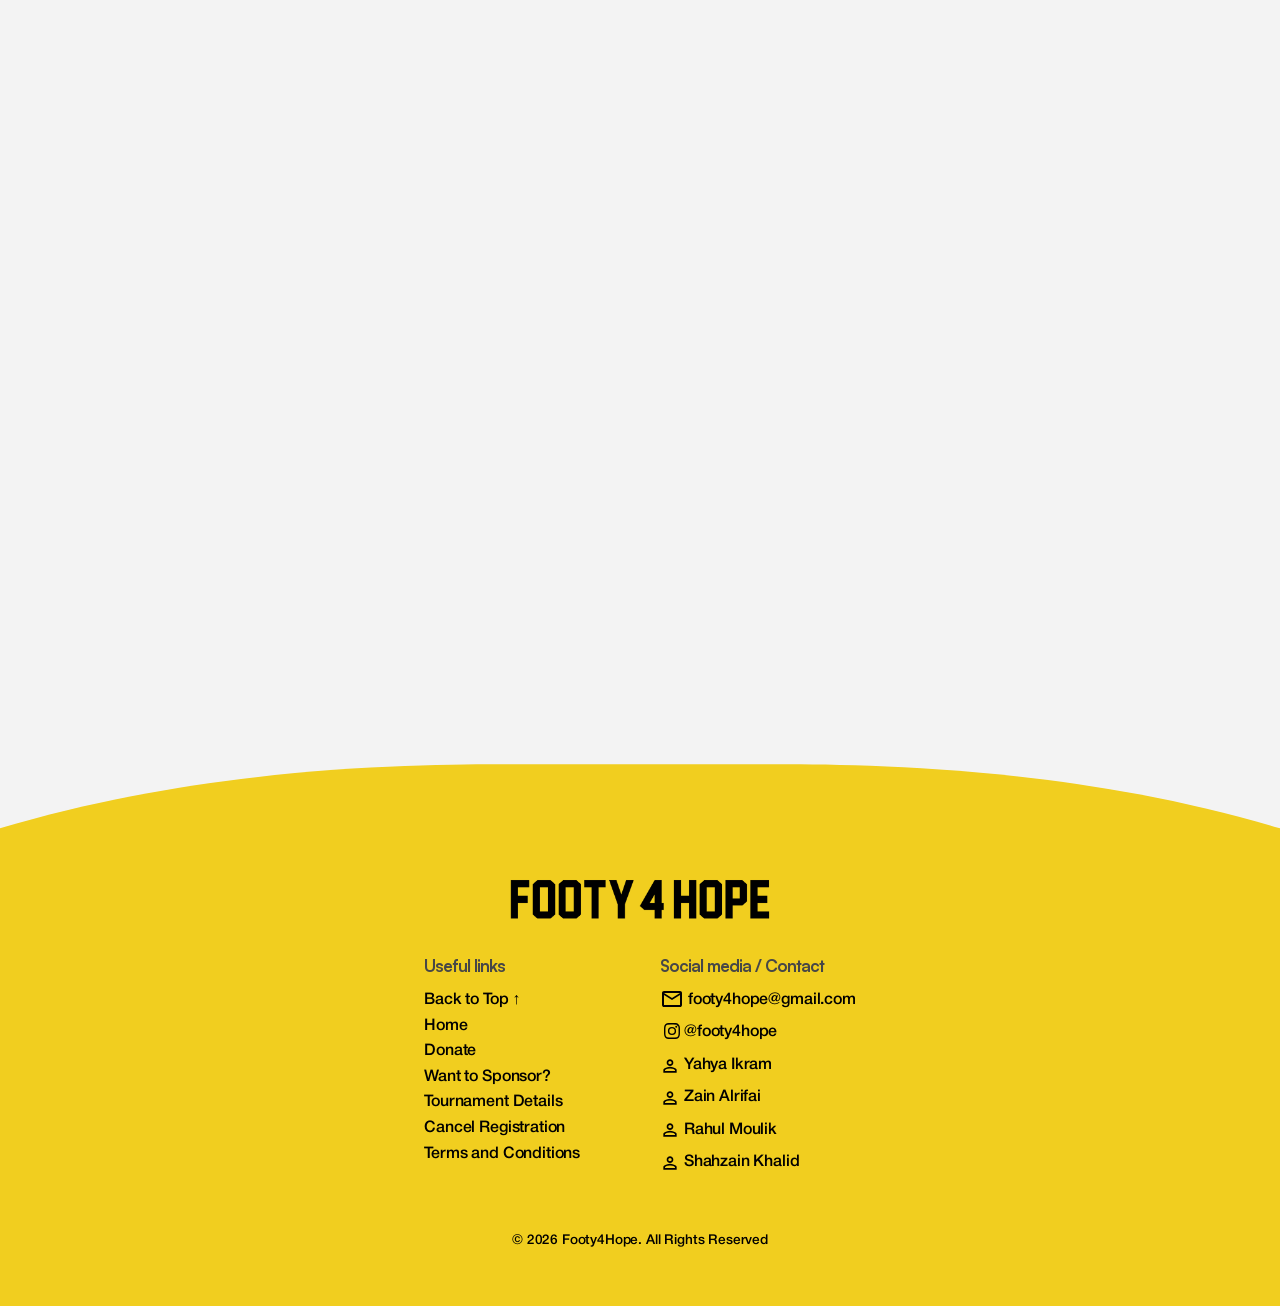
<file: register.html>
<!DOCTYPE html>
<html lang="en">
<head>
  <meta charset="UTF-8" />
  <meta name="viewport" content="width=device-width, initial-scale=1" />
  <title>Footy4Hope – Register</title>
  <link rel="preconnect" href="https://fonts.googleapis.com" />
  <link rel="preconnect" href="https://fonts.gstatic.com" crossorigin />
  <link href="https://fonts.googleapis.com/css2?family=Inter:wght@400;500;600;700&display=swap" rel="stylesheet" />
  <link rel="stylesheet" href="style.css" />
  <link rel="icon" type="image/png" href="images/WebLogo-v2.png" />
  <link rel="shortcut icon" type="image/png" href="images/WebLogo-v2.png" />
  <!-- Google tag (gtag.js) -->
  <script async src="https://www.googletagmanager.com/gtag/js?id=G-39553DHMP3"></script>
  <script>
    window.dataLayer = window.dataLayer || [];
    function gtag(){dataLayer.push(arguments);}
    gtag('js', new Date());

    gtag('config', 'G-39553DHMP3');
  </script>
</head>
<body id="top">
<!-- Navigation -->
  <header class="nav-bar" role="banner">
    <button class="nav-hamburger" aria-label="Open menu" aria-expanded="false" aria-controls="nav-menu">
      <span></span>
      <span></span>
      <span></span>
    </button>
    <h1 class="nav-logo">
      <a href="index.html#hero" aria-label="Go to home">
        <img src="images/logoText.png" alt="Footy4Hope" />
      </a>
    </h1>
    <a href="index.html#hero" class="nav-icon-link" aria-label="Go to home">
      <img class="nav-icon" src="images/logoIcon.png" alt="" aria-hidden="true" />
    </a>
  </header>

  <nav id="nav-menu" class="nav-menu" aria-hidden="true">
    <ul class="nav-links">
      <li><a href="index.html#hero">Home</a></li>
      <li><a href="index.html#mission">Our Mission</a></li>
      <li><a href="tournament-details.html">Tournament Details</a></li>
      <li><a href="https://fundraisemyway.cancer.ca/participants/59380/donate"  target="_blank" rel="noopener noreferrer">Donate</a></li>
      <li><a href="sponsor.html">Sponsor</a></li>
      <li><a href="terms.html">Terms &amp; Conditions</a></li>
    </ul>
  </nav>
  <section class="register-section">
    <h1 class="register-h rise-in" style="--reveal-delay: 80ms;">Register for the Tournament</h1>
    <hr class="hr-r" />
    <iframe data-tally-src="https://tally.so/embed/pbLX8q?alignLeft=1&hideTitle=1&transparentBackground=1&dynamicHeight=1" loading="eager" width="100%" height="2060" frameborder="0" marginheight="0" marginwidth="0" title="Registration Form"></iframe>
    <script>var d=document,w="https://tally.so/widgets/embed.js",v=function(){"undefined"!=typeof Tally?Tally.loadEmbeds():d.querySelectorAll("iframe[data-tally-src]:not([src])").forEach((function(e){e.src=e.dataset.tallySrc}))};if("undefined"!=typeof Tally)v();else if(d.querySelector('script[src="'+w+'"]')==null){var s=d.createElement("script");s.src=w,s.onload=v,s.onerror=v,d.body.appendChild(s);}</script>
  </section>

  <svg class="section-divider" viewBox="0 0 1200 120" preserveAspectRatio="none" aria-hidden="true">
    <path d="M0,80
           C200,20 400,20 480,20
           C560,20 640,20 720,20
           C800,20 1000,20 1200,80
           L1200,120 L0,120 Z"></path>
  </svg>

  <footer class="main-footer">
    <div class="footer-top">
      <img class="footer-logo" src="images/logoText.png" alt="Footy4Hope" />
    </div>

    <div class="footer-grid">
      <div class="footer-column">
        <h3 class="footer-heading">Useful links</h3>

        <ul class="footer-links-list">
          <li><a href="#top">Back to Top &uarr;</a></li>
          <li><a href="index.html">Home</a></li>
          <li><a href="https://fundraisemyway.cancer.ca/participants/59380/donate"  target="_blank" rel="noopener noreferrer">Donate</a></li>
          <li><a href="sponsor.html">Want to Sponsor?</a></li>
          <li><a href="tournament-details.html">Tournament Details</a></li>
          <li><a href="cancel.html">Cancel Registration</a></li>
          <li><a href="terms.html">Terms and Conditions</a></li>
        </ul>
      </div>

      <div class="footer-column">
        <h3 class="footer-heading">Social media / Contact</h3>

        <ul class="footer-links-list">
          <li>
            <a href="mailto:footy4hope@gmail.com">
              <svg xmlns="http://www.w3.org/2000/svg" width="24" height="24" viewBox="0 0 24 24" style="margin-top: -4px;">
	          <path fill="currentColor" d="M4 20q-.825 0-1.412-.587T2 18V6q0-.825.588-1.412T4 4h16q.825 0 1.413.588T22 6v12q0 .825-.587 1.413T20 20zm8-7L4 8v10h16V8zm0-2l8-5H4zM4 8V6v12z" />
              </svg>
              &nbsp;footy4hope@gmail.com
            </a>
          </li>
          <li>
           <a href="https://instagram.com/footy4hope">
              <svg xmlns="http://www.w3.org/2000/svg" width="24" height="24" style="margin-top: -4px;" viewBox="0 0 24 24" ><path fill="currentColor" d="M12 7.9a4.1 4.1 0 1 0 4.1 4.1A4.09 4.09 0 0 0 12 7.9m0 6.77A2.67 2.67 0 1 1 14.67 12A2.67 2.67 0 0 1 12 14.67m5.23-6.94a1 1 0 1 1-1-1a1 1 0 0 1 1 1m2.71 1a4.7 4.7 0 0 0-1.29-3.35a4.7 4.7 0 0 0-3.35-1.32C14 4 10 4 8.7 4.06a4.73 4.73 0 0 0-3.35 1.29A4.7 4.7 0 0 0 4.06 8.7C4 10 4 14 4.06 15.3a4.7 4.7 0 0 0 1.29 3.35a4.73 4.7 0 0 0 3.35 1.29c1.32.08 5.28.08 6.6 0a4.7 4.7 0 0 0 3.35-1.29a4.7 4.7 0 0 0 1.29-3.35c.06-1.3.06-5.3 0-6.6Zm-1.7 8a2.7 2.7 0 0 1-1.52 1.52a18 18 0 0 1-4.72.32a18 18 0 0 1-4.71-.32a2.7 2.7 0 0 1-1.52-1.52c-.42-1.06-.33-3.56-.33-4.72s-.09-3.67.33-4.72a2.65 2.65 0 0 1 1.52-1.53A18 18 0 0 1 12 5.44a18 18 0 0 1 4.72.32a2.7 2.7 0 0 0 1.52 1.52c.42 1.06.32 3.56.32 4.72s.1 3.67-.32 4.72Z"/></svg>
               @footy4hope
            </a>
          </li>
          <li>
            <a href="#" aria-label="Yahya Ikram (link coming soon)">
              <svg xmlns="http://www.w3.org/2000/svg" width="20" height="20" viewBox="0 0 24 24">
	          <path fill="currentColor" d="M9.175 10.825Q8 9.65 8 8t1.175-2.825T12 4t2.825 1.175T16 8t-1.175 2.825T12 12t-2.825-1.175M4 20v-2.8q0-.85.438-1.562T5.6 14.55q1.55-.775 3.15-1.162T12 13t3.25.388t3.15 1.162q.725.375 1.163 1.088T20 17.2V20zm2-2h12v-.8q0-.275-.137-.5t-.363-.35q-1.35-.675-2.725-1.012T12 15t-2.775.338T6.5 16.35q-.225.125-.363.35T6 17.2zm7.413-8.587Q14 8.825 14 8t-.587-1.412T12 6t-1.412.588T10 8t.588 1.413T12 10t1.413-.587M12 18" />
              </svg>
              &nbsp;Yahya Ikram
            </a>
          </li>
          <li>
            <a href="https://www.linkedin.com/in/zain-alrifai-a2663b351/?lipi=urn%3Ali%3Apage%3Ad_flagship3_profile_view_base_contact_details%3BsW7EO%2By%2FQ3uklnz9%2FCkEEg%3D%3D" aria-label="Zain Alrafai (link coming soon)">
              <svg xmlns="http://www.w3.org/2000/svg" width="20" height="20" viewBox="0 0 24 24">
	          <path fill="currentColor" d="M9.175 10.825Q8 9.65 8 8t1.175-2.825T12 4t2.825 1.175T16 8t-1.175 2.825T12 12t-2.825-1.175M4 20v-2.8q0-.85.438-1.562T5.6 14.55q1.55-.775 3.15-1.162T12 13t3.25.388t3.15 1.162q.725.375 1.163 1.088T20 17.2V20zm2-2h12v-.8q0-.275-.137-.5t-.363-.35q-1.35-.675-2.725-1.012T12 15t-2.775.338T6.5 16.35q-.225.125-.363.35T6 17.2zm7.413-8.587Q14 8.825 14 8t-.587-1.412T12 6t-1.412.588T10 8t.588 1.413T12 10t1.413-.587M12 18" />
              </svg>
              &nbsp;Zain Alrifai
            </a>
          </li>
          <li>
            <a href="#" aria-label="Rahul Moulik (link coming soon)">
              <svg xmlns="http://www.w3.org/2000/svg" width="20" height="20" viewBox="0 0 24 24">
	          <path fill="currentColor" d="M9.175 10.825Q8 9.65 8 8t1.175-2.825T12 4t2.825 1.175T16 8t-1.175 2.825T12 12t-2.825-1.175M4 20v-2.8q0-.85.438-1.562T5.6 14.55q1.55-.775 3.15-1.162T12 13t3.25.388t3.15 1.162q.725.375 1.163 1.088T20 17.2V20zm2-2h12v-.8q0-.275-.137-.5t-.363-.35q-1.35-.675-2.725-1.012T12 15t-2.775.338T6.5 16.35q-.225.125-.363.35T6 17.2zm7.413-8.587Q14 8.825 14 8t-.587-1.412T12 6t-1.412.588T10 8t.588 1.413T12 10t1.413-.587M12 18" />
              </svg>
              &nbsp;Rahul Moulik
            </a>
          </li>
          <li>
            <a href="#" aria-label="Shahzain Khalid (link coming soon)">
              <svg xmlns="http://www.w3.org/2000/svg" width="20" height="20" viewBox="0 0 24 24">
	          <path fill="currentColor" d="M9.175 10.825Q8 9.65 8 8t1.175-2.825T12 4t2.825 1.175T16 8t-1.175 2.825T12 12t-2.825-1.175M4 20v-2.8q0-.85.438-1.562T5.6 14.55q1.55-.775 3.15-1.162T12 13t3.25.388t3.15 1.162q.725.375 1.163 1.088T20 17.2V20zm2-2h12v-.8q0-.275-.137-.5t-.363-.35q-1.35-.675-2.725-1.012T12 15t-2.775.338T6.5 16.35q-.225.125-.363.35T6 17.2zm7.413-8.587Q14 8.825 14 8t-.587-1.412T12 6t-1.412.588T10 8t.588 1.413T12 10t1.413-.587M12 18" />
              </svg>
              &nbsp;Shahzain Khalid
            </a>
          </li>
        </ul>
      </div>
    </div>

    <p class="footer-copy">© 2026 Footy4Hope. All Rights Reserved</p>
  </footer>

  <script>
    (function() {
      var hamburger = document.querySelector('.nav-hamburger');
      var menu = document.getElementById('nav-menu');
      var links = menu.querySelectorAll('a');

      function openMenu() {
        menu.classList.add('nav-menu-open');
        menu.setAttribute('aria-hidden', 'false');
        hamburger.setAttribute('aria-expanded', 'true');
        hamburger.setAttribute('aria-label', 'Close menu');
      }

      function closeMenu() {
        menu.classList.remove('nav-menu-open');
        menu.setAttribute('aria-hidden', 'true');
        hamburger.setAttribute('aria-expanded', 'false');
        hamburger.setAttribute('aria-label', 'Open menu');
      }

      hamburger.addEventListener('click', function() {
        if (menu.classList.contains('nav-menu-open')) {
          closeMenu();
        } else {
          openMenu();
        }
      });

      links.forEach(function(link) {
        link.addEventListener('click', closeMenu);
      });
    })();

    (function() {
      var animated = document.querySelectorAll('.rise-in, .mask-reveal');
      if (!animated.length) return;

      if (!('IntersectionObserver' in window)) {
        animated.forEach(function(el) { el.classList.add('in-view'); });
        return;
      }

      animated.forEach(function(el) {
        var rect = el.getBoundingClientRect();
        if (rect.top < window.innerHeight * 0.9) {
          el.classList.add('in-view');
        }
      });

      var io = new IntersectionObserver(function(entries, observer) {
        entries.forEach(function(entry) {
          if (!entry.isIntersecting) return;
          entry.target.classList.add('in-view');
          observer.unobserve(entry.target);
        });
      }, { threshold: 0.15, rootMargin: '0px 0px -10% 0px' });

      animated.forEach(function(el) { io.observe(el); });
    })();
  </script>
  </body>
  </html>
</file>
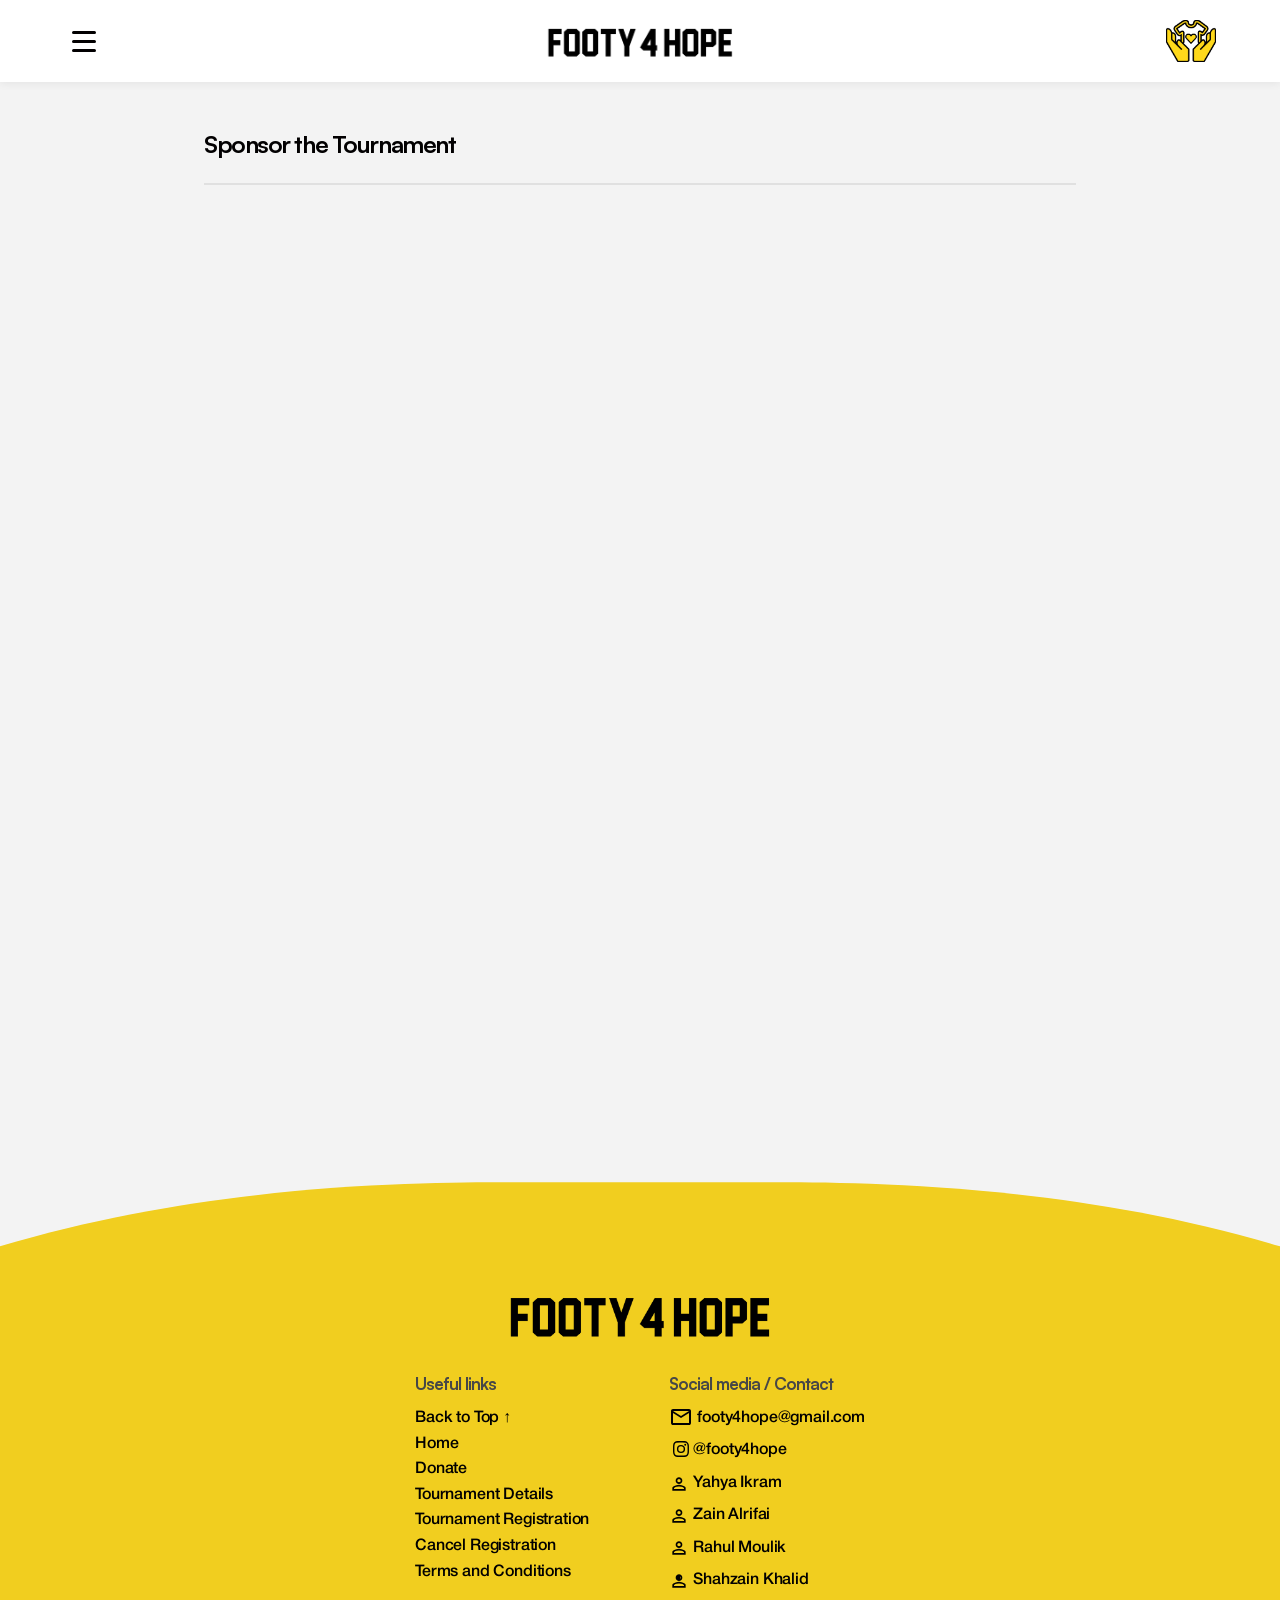
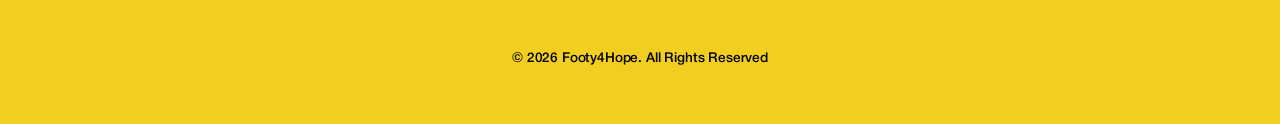
<file: sponsor.html>
<!DOCTYPE html>
<html lang="en">
<head>
  <meta charset="UTF-8" />
  <meta name="viewport" content="width=device-width, initial-scale=1" />
  <title>Footy4Hope – Sponsor</title>
  <link rel="preconnect" href="https://fonts.googleapis.com" />
  <link rel="preconnect" href="https://fonts.gstatic.com" crossorigin />
  <link href="https://fonts.googleapis.com/css2?family=Inter:wght@400;500;600;700&display=swap" rel="stylesheet" />
  <link rel="stylesheet" href="style.css" />
  <link rel="icon" type="image/png" href="images/WebLogo-v2.png" />
  <link rel="shortcut icon" type="image/png" href="images/WebLogo-v2.png" />
  <script async src="https://www.googletagmanager.com/gtag/js?id=G-39553DHMP3"></script>
  <script>
    window.dataLayer = window.dataLayer || [];
    function gtag(){dataLayer.push(arguments);}
    gtag('js', new Date());

    gtag('config', 'G-39553DHMP3');
  </script>
</head>
<body id="top">
<!-- Navigation -->
  <header class="nav-bar" role="banner">
    <button class="nav-hamburger" aria-label="Open menu" aria-expanded="false" aria-controls="nav-menu">
      <span></span>
      <span></span>
      <span></span>
    </button>
    <h1 class="nav-logo">
      <a href="index.html#hero" aria-label="Go to home">
        <img src="images/logoText.png" alt="Footy4Hope" />
      </a>
    </h1>
    <a href="index.html#hero" class="nav-icon-link" aria-label="Go to home">
      <img class="nav-icon" src="images/logoIcon.png" alt="" aria-hidden="true" />
    </a>
  </header>

  <nav id="nav-menu" class="nav-menu" aria-hidden="true">
    <ul class="nav-links">
      <li><a href="index.html#hero">Home</a></li>
      <li><a href="index.html#mission">Our Mission</a></li>
      <li><a href="tournament-details.html">Tournament Details</a></li>
      <li><a href="https://fundraisemyway.cancer.ca/participants/59380/donate">Donate</a></li>
      <li><a href="terms.html">Terms &amp; Conditions</a></li>
    </ul>
  </nav>
<section class = "register-section">
<h1 class="register-h rise-in" style="--reveal-delay: 80ms;">Sponsor the Tournament</h1>
<hr class="hr-r">
<iframe data-tally-src="https://tally.so/embed/442Vvk?alignLeft=1&hideTitle=1&transparentBackground=1&dynamicHeight=1" loading="eager" width="100%" height="878" frameborder="0" marginheight="0" marginwidth="0" title="Registration Form Template"></iframe>
<script>var d=document,w="https://tally.so/widgets/embed.js",v=function(){"undefined"!=typeof Tally?Tally.loadEmbeds():d.querySelectorAll("iframe[data-tally-src]:not([src])").forEach((function(e){e.src=e.dataset.tallySrc}))};if("undefined"!=typeof Tally)v();else if(d.querySelector('script[src="'+w+'"]')==null){var s=d.createElement("script");s.src=w,s.onload=v,s.onerror=v,d.body.appendChild(s);}</script>


</section>

    <svg class="section-divider" viewBox="0 0 1200 120" preserveAspectRatio="none" aria-hidden="true">
    <path d="M0,80
           C200,20 400,20 480,20
           C560,20 640,20 720,20
           C800,20 1000,20 1200,80
           L1200,120 L0,120 Z"></path>
    </svg>


  <footer class="main-footer">
    <div class="footer-top">
      <img class="footer-logo" src="images/logoText.png" alt="Footy4Hope" />
    </div>

    <div class="footer-grid">
      <div class="footer-column">
        <h3 class="footer-heading">Useful links</h3>
  
        <ul class="footer-links-list">
          <li><a href="#top">Back to Top &uarr;</a></li>
          <li><a href="index.html">Home</a></li>
          <li><a href="https://fundraisemyway.cancer.ca/participants/59380/donate">Donate</a></li>
          <li><a href="tournament-details.html">Tournament Details</a></li>
          <li><a href="register.html">Tournament Registration</a></li>
          <li><a href="cancel.html">Cancel Registration</a></li>
          <li><a href="terms.html">Terms and Conditions</a></li>
        </ul>
      </div>

      <div class="footer-column">
        <h3 class="footer-heading">Social media / Contact</h3>
        <ul class="footer-links-list">
          <li>
            <a href="mailto:footy4hope@gmail.com">
              <svg xmlns="http://www.w3.org/2000/svg" width="24" height="24" viewBox="0 0 24 24" style="margin-top: -4px;">
	          <path fill="currentColor" d="M4 20q-.825 0-1.412-.587T2 18V6q0-.825.588-1.412T4 4h16q.825 0 1.413.588T22 6v12q0 .825-.587 1.413T20 20zm8-7L4 8v10h16V8zm0-2l8-5H4zM4 8V6v12z" />
              </svg>
              &nbsp;footy4hope@gmail.com
            </a>
          </li>
          <li>
           <a href="https://instagram.com/footy4hope">
              <svg xmlns="http://www.w3.org/2000/svg" width="24" height="24" style="margin-top: -4px;" viewBox="0 0 24 24" ><path fill="currentColor" d="M12 7.9a4.1 4.1 0 1 0 4.1 4.1A4.09 4.09 0 0 0 12 7.9m0 6.77A2.67 2.67 0 1 1 14.67 12A2.67 2.67 0 0 1 12 14.67m5.23-6.94a1 1 0 1 1-1-1a1 1 0 0 1 1 1m2.71 1a4.7 4.7 0 0 0-1.29-3.35a4.7 4.7 0 0 0-3.35-1.32C14 4 10 4 8.7 4.06a4.73 4.73 0 0 0-3.35 1.29A4.7 4.7 0 0 0 4.06 8.7C4 10 4 14 4.06 15.3a4.7 4.7 0 0 0 1.29 3.35a4.73 4.73 0 0 0 3.35 1.29c1.32.08 5.28.08 6.6 0a4.7 4.7 0 0 0 3.35-1.29a4.7 4.7 0 0 0 1.29-3.35c.06-1.3.06-5.3 0-6.6Zm-1.7 8a2.7 2.7 0 0 1-1.52 1.52a18 18 0 0 1-4.72.32a18 18 0 0 1-4.71-.32a2.7 2.7 0 0 1-1.52-1.52c-.42-1.06-.33-3.56-.33-4.72s-.09-3.67.33-4.72a2.65 2.65 0 0 1 1.52-1.53A18 18 0 0 1 12 5.44a18 18 0 0 1 4.72.32a2.7 2.7 0 0 1 1.52 1.52c.42 1.06.32 3.56.32 4.72s.1 3.67-.32 4.72Z"/></svg>
               @footy4hope
            </a>
          </li>
          <li>
            <a href="#" aria-label="Yahya Ikram (link coming soon)">
              <svg xmlns="http://www.w3.org/2000/svg" width="20" height="20" viewBox="0 0 24 24">
	          <path fill="currentColor" d="M9.175 10.825Q8 9.65 8 8t1.175-2.825T12 4t2.825 1.175T16 8t-1.175 2.825T12 12t-2.825-1.175M4 20v-2.8q0-.85.438-1.562T5.6 14.55q1.55-.775 3.15-1.162T12 13t3.25.388t3.15 1.162q.725.375 1.163 1.088T20 17.2V20zm2-2h12v-.8q0-.275-.137-.5t-.363-.35q-1.35-.675-2.725-1.012T12 15t-2.775.338T6.5 16.35q-.225.125-.363.35T6 17.2zm7.413-8.587Q14 8.825 14 8t-.587-1.412T12 6t-1.412.588T10 8t.588 1.413T12 10t1.413-.587M12 18" />
              </svg>
              &nbsp;Yahya Ikram
            </a>
          </li>
          <li>
            <a href="https://www.linkedin.com/in/zain-alrifai-a2663b351/?lipi=urn%3Ali%3Apage%3Ad_flagship3_profile_view_base_contact_details%3BsW7EO%2By%2FQ3uklnz9%2FCkEEg%3D%3D" aria-label="Zain Alrifai">
              <svg xmlns="http://www.w3.org/2000/svg" width="20" height="20" viewBox="0 0 24 24">
	          <path fill="currentColor" d="M9.175 10.825Q8 9.65 8 8t1.175-2.825T12 4t2.825 1.175T16 8t-1.175 2.825T12 12t-2.825-1.175M4 20v-2.8q0-.85.438-1.562T5.6 14.55q1.55-.775 3.15-1.162T12 13t3.25.388t3.15 1.162q.725.375 1.163 1.088T20 17.2V20zm2-2h12v-.8q0-.275-.137-.5t-.363-.35q-1.35-.675-2.725-1.012T12 15t-2.775.338T6.5 16.35q-.225.125-.363.35T6 17.2zm7.413-8.587Q14 8.825 14 8t-.587-1.412T12 6t-1.412.588T10 8t.588 1.413T12 10t1.413-.587M12 18" />
              </svg>
              &nbsp;Zain Alrifai
            </a>
          </li>
          <li>
            <a href="#" aria-label="Rahul Moulik (link coming soon)">
              <svg xmlns="http://www.w3.org/2000/svg" width="20" height="20" viewBox="0 0 24 24">
	          <path fill="currentColor" d="M9.175 10.825Q8 9.65 8 8t1.175-2.825T12 4t2.825 1.175T16 8t-1.175 2.825T12 12t-2.825-1.175M4 20v-2.8q0-.85.438-1.562T5.6 14.55q1.55-.775 3.15-1.162T12 13t3.25.388t3.15 1.162q.725.375 1.163 1.088T20 17.2V20zm2-2h12v-.8q0-.275-.137-.5t-.363-.35q-1.35-.675-2.725-1.012T12 15t-2.775.338T6.5 16.35q-.225.125-.363.35T6 17.2zm7.413-8.587Q14 8.825 14 8t-.587-1.412T12 6t-1.412.588T10 8t.588 1.413T12 10t1.413-.587M12 18" />
              </svg>
              &nbsp;Rahul Moulik
            </a>
          </li>
          <li>
            <a href="https://www.linkedin.com/in/shahzain-khalid-8718462b7/?lipi=urn%3Ali%3Apage%3Ad_flagship3_profile_view_base_contact_details%3BAtjUpUUyRyO4OXkcLcGZlQ%3D%3D" aria-label="Shahzain Khalid">
              <svg xmlns="http://www.w3.org/2000/svg" width="20" height="20" viewBox="0 0 24 24">
	          <path fill="currentColor" d="M9.175 10.825Q8 9.65 8 8t1.175-2.825T12 4t2.825 1.175T16 8t-1.175 2.825T12 12t-2.825-1.175M4 20v-2.8q0-.85.438-1.562T5.6 14.55q1.55-.775 3.15-1.162T12 13t3.25.388t3.15 1.162q.725.375 1.163 1.088T20 17.2V20zm2-2h12v-.8q0-.275-.137-.5t-.363-.35q-1.35-.675-2.725-1.012T12 15t-2.775.338T6.5 16.35q-.225.125-.363.35T6 17.2zm7.413-8.587Q14 8.825 14 8t-.587-1.4１２T１２ ６t－１．４１２．５８８T１０ ８t．５８８ １．４１３T１２ １０t１．４１３－．５８７M１２ １８" />
              </svg>
              &nbsp;Shahzain Khalid
            </a>
          </li>
        </ul>
      </div>
    </div>
    <p class="footer-copy">© 2026 Footy4Hope. All Rights Reserved</p>
  </footer>

  <script>
    (function() {
      var hamburger = document.querySelector('.nav-hamburger');
      var menu = document.getElementById('nav-menu');
      var links = menu.querySelectorAll('a');

      function openMenu() {
        menu.classList.add('nav-menu-open');
        menu.setAttribute('aria-hidden', 'false');
        hamburger.setAttribute('aria-expanded', 'true');
        hamburger.setAttribute('aria-label', 'Close menu');
      }

      function closeMenu() {
        menu.classList.remove('nav-menu-open');
        menu.setAttribute('aria-hidden', 'true');
        hamburger.setAttribute('aria-expanded', 'false');
        hamburger.setAttribute('aria-label', 'Open menu');
      }

      hamburger.addEventListener('click', function() {
        if (menu.classList.contains('nav-menu-open')) {
          closeMenu();
        } else {
          openMenu();
        }
      });

      links.forEach(function(link) {
        link.addEventListener('click', closeMenu);
      });
    })();

    (function() {
      var animated = document.querySelectorAll('.rise-in, .mask-reveal');
      if (!animated.length) return;

      if (!('IntersectionObserver' in window)) {
        animated.forEach(function(el) { el.classList.add('in-view'); });
        return;
      }

      animated.forEach(function(el) {
        var rect = el.getBoundingClientRect();
        if (rect.top < window.innerHeight * 0.9) {
          el.classList.add('in-view');
        }
      });

      var io = new IntersectionObserver(function(entries, observer) {
        entries.forEach(function(entry) {
          if (!entry.isIntersecting) return;
          entry.target.classList.add('in-view');
          observer.unobserve(entry.target);
        });
      }, { threshold: 0.15, rootMargin: '0px 0px -10% 0px' });

      animated.forEach(function(el) { io.observe(el); });
    })();
  </script>
  </body>
  </html>
</file>
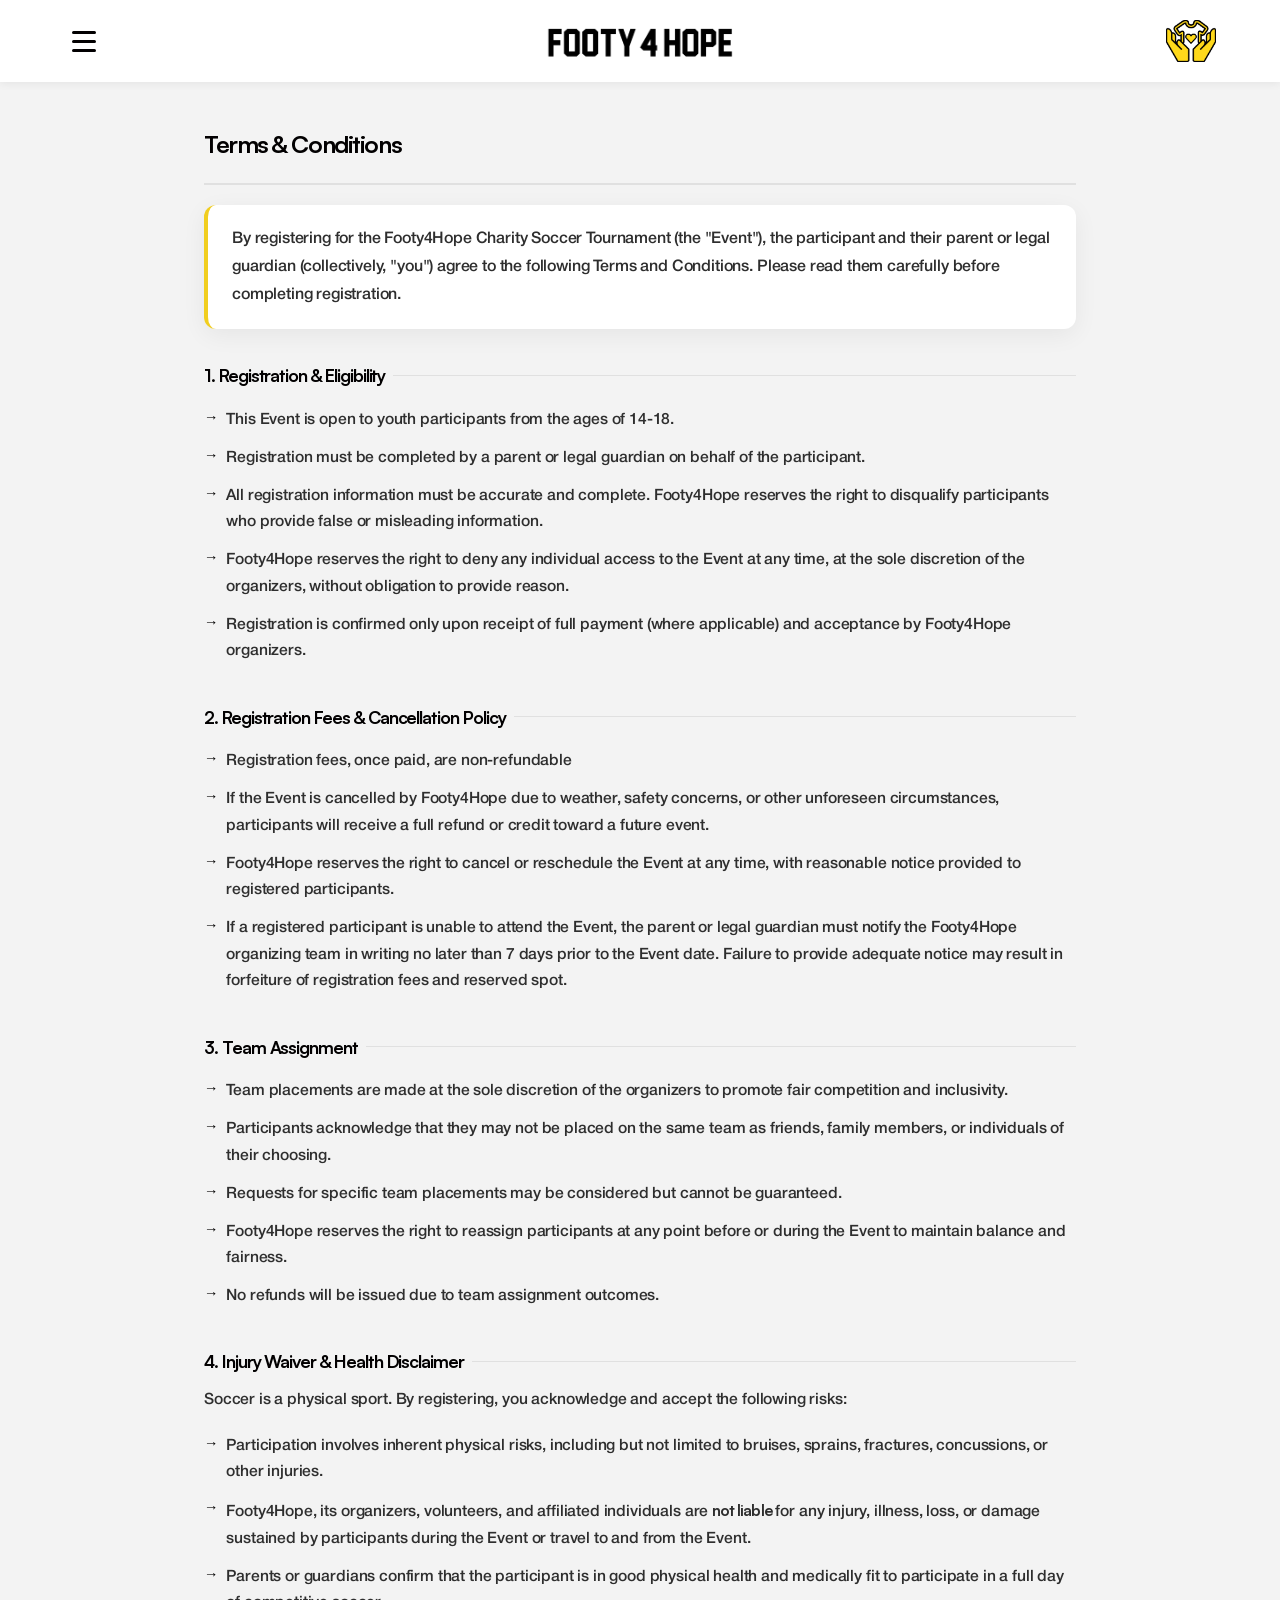
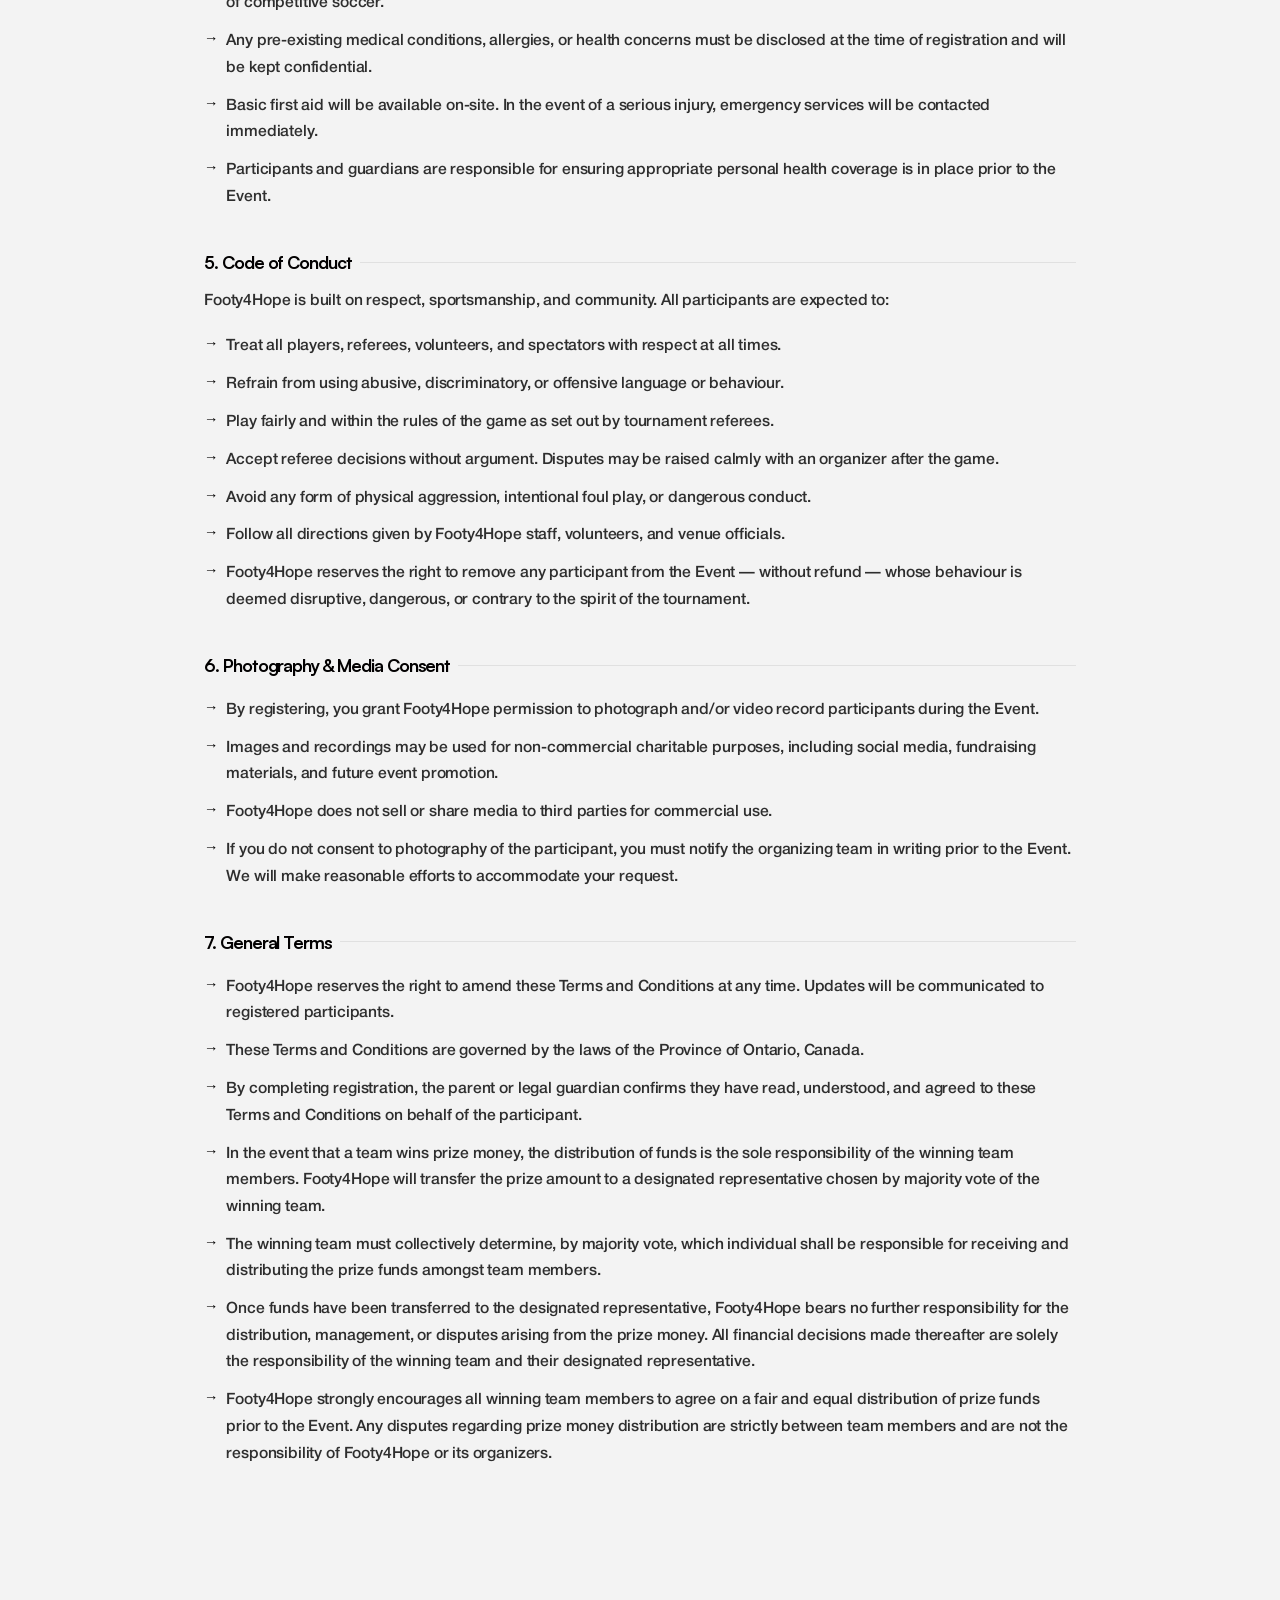
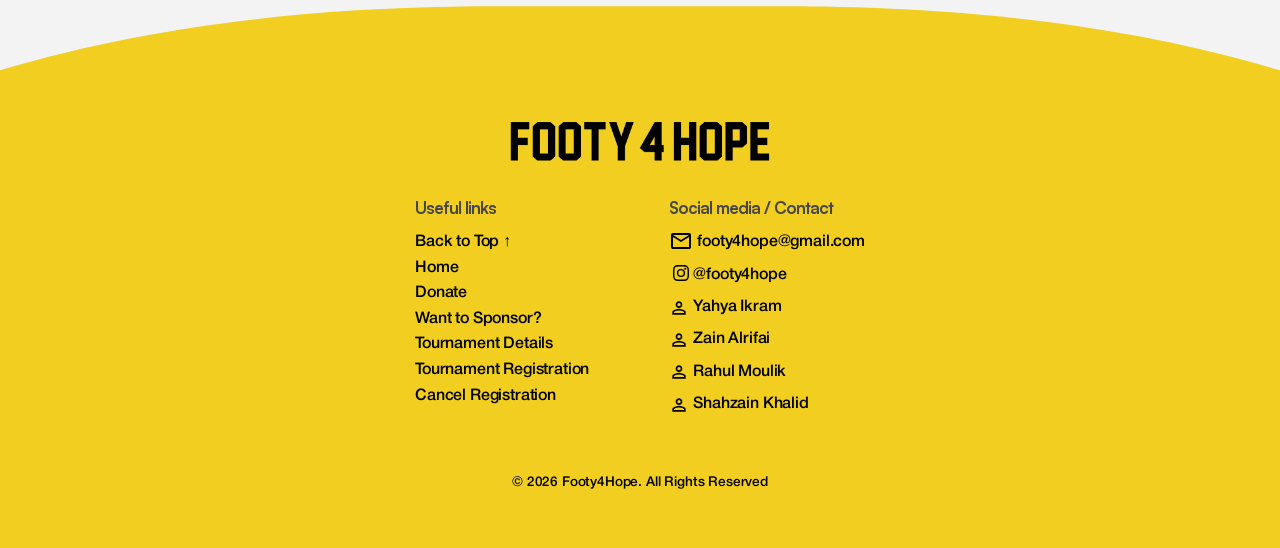
<file: terms.html>
<!DOCTYPE html>
<html lang="en">
<head>
<meta charset="UTF-8" />
<meta name="viewport" content="width=device-width, initial-scale=1" />
<title>Footy4Hope – Terms &amp; Conditions</title>
<link rel="preconnect" href="https://fonts.googleapis.com" />
<link rel="preconnect" href="https://fonts.gstatic.com" crossorigin />
<link href="https://fonts.googleapis.com/css2?family=Inter:wght@400;500;600;700&display=swap" rel="stylesheet" />
<link rel="stylesheet" href="style.css" />
<link rel="icon" type="image/png" href="images/WebLogo-v2.png" />
<link rel="shortcut icon" type="image/png" href="images/WebLogo-v2.png" />
<script async src="https://www.googletagmanager.com/gtag/js?id=G-39553DHMP3"></script>
<script>
  window.dataLayer = window.dataLayer || [];
  function gtag(){dataLayer.push(arguments);}
  gtag('js', new Date());

  gtag('config', 'G-39553DHMP3');
</script>
</head>
<body id="top">

<!-- Navigation -->
<header class="nav-bar" role="banner">
  <button class="nav-hamburger" aria-label="Open menu" aria-expanded="false" aria-controls="nav-menu">
    <span></span>
    <span></span>
    <span></span>
  </button>
  <h1 class="nav-logo">
    <a href="index.html#hero" aria-label="Go to home">
      <img src="images/logoText.png" alt="Footy4Hope" />
    </a>
  </h1>
  <a href="index.html#hero" class="nav-icon-link" aria-label="Go to home">
    <img class="nav-icon" src="images/logoIcon.png" alt="" aria-hidden="true" />
  </a>
</header>

<nav id="nav-menu" class="nav-menu" aria-hidden="true">
  <ul class="nav-links">
    <li><a href="index.html#hero">Home</a></li>
    <li><a href="index.html#mission">Our Mission</a></li>
    <li><a href="tournament-details.html">Tournament Details</a></li>
    <li><a href="https://fundraisemyway.cancer.ca/participants/59380/donate"  target="_blank" rel="noopener noreferrer">Donate</a></li>
    <li><a href="sponsor.html">Sponsor</a></li>
  </ul>
</nav>

<section class="register-section">
  <h1 class="register-h">Terms &amp; Conditions</h1>
  <hr class="hr-r" />

  <div class="tc-wrapper">

    <p class="tc-intro">
      By registering for the Footy4Hope Charity Soccer Tournament (the "Event"), the participant and their
      parent or legal guardian (collectively, "you") agree to the following Terms and Conditions.
      Please read them carefully before completing registration.
    </p>

    <!-- 1. Registration & Eligibility -->
    <div class="tc-section">
      <h2>1. Registration &amp; Eligibility</h2>
      <ul>
        <li>This Event is open to youth participants from the ages of 14-18.</li>
        <li>Registration must be completed by a parent or legal guardian on behalf of the participant.</li>
        <li>All registration information must be accurate and complete. Footy4Hope reserves the right to disqualify participants who provide false or misleading information.</li>
        <li>Footy4Hope reserves the right to deny any individual access to the Event at any time, at the sole discretion of the organizers, without obligation to provide reason.</li>
        <li>Registration is confirmed only upon receipt of full payment (where applicable) and acceptance by Footy4Hope organizers.</li>
      </ul>
    </div>

    <!-- 2. Registration Fees & Cancellation -->
    <div class="tc-section">
      <h2>2. Registration Fees &amp; Cancellation Policy</h2>
      <ul>
        <li>Registration fees, once paid, are non-refundable</li>
        <li>If the Event is cancelled by Footy4Hope due to weather, safety concerns, or other unforeseen circumstances, participants will receive a full refund or credit toward a future event.</li>
        <li>Footy4Hope reserves the right to cancel or reschedule the Event at any time, with reasonable notice provided to registered participants.</li>
        <li>If a registered participant is unable to attend the Event, the parent or legal guardian must notify the Footy4Hope organizing team in writing no later than 7 days prior to the Event date. Failure to provide adequate notice may result in forfeiture of registration fees and reserved spot.</li>
      </ul>
    </div>

    <!-- 3. Team Assignment -->
    <div class="tc-section">
      <h2>3. Team Assignment</h2>
      <ul>
        <li>Team placements are made at the sole discretion of the organizers to promote fair competition and inclusivity.</li>
        <li>Participants acknowledge that they may not be placed on the same team as friends, family members, or individuals of their choosing.</li>
        <li>Requests for specific team placements may be considered but cannot be guaranteed.</li>
        <li>Footy4Hope reserves the right to reassign participants at any point before or during the Event to maintain balance and fairness.</li>
        <li>No refunds will be issued due to team assignment outcomes.</li>
      </ul>
    </div>

    <!-- 4. Injury Waiver -->
    <div class="tc-section">
      <h2>4. Injury Waiver &amp; Health Disclaimer</h2>
      <p>Soccer is a physical sport. By registering, you acknowledge and accept the following risks:</p>
      <ul>
        <li>Participation involves inherent physical risks, including but not limited to bruises, sprains, fractures, concussions, or other injuries.</li>
        <li>Footy4Hope, its organizers, volunteers, and affiliated individuals are <strong>not liable</strong> for any injury, illness, loss, or damage sustained by participants during the Event or travel to and from the Event.</li>
        <li>Parents or guardians confirm that the participant is in good physical health and medically fit to participate in a full day of competitive soccer.</li>
        <li>Any pre-existing medical conditions, allergies, or health concerns must be disclosed at the time of registration and will be kept confidential.</li>
        <li>Basic first aid will be available on-site. In the event of a serious injury, emergency services will be contacted immediately.</li>
        <li>Participants and guardians are responsible for ensuring appropriate personal health coverage is in place prior to the Event.</li>
      </ul>
    </div>

    <!-- 5. Code of Conduct -->
    <div class="tc-section">
      <h2>5. Code of Conduct</h2>
      <p>Footy4Hope is built on respect, sportsmanship, and community. All participants are expected to:</p>
      <ul>
        <li>Treat all players, referees, volunteers, and spectators with respect at all times.</li>
        <li>Refrain from using abusive, discriminatory, or offensive language or behaviour.</li>
        <li>Play fairly and within the rules of the game as set out by tournament referees.</li>
        <li>Accept referee decisions without argument. Disputes may be raised calmly with an organizer after the game.</li>
        <li>Avoid any form of physical aggression, intentional foul play, or dangerous conduct.</li>
        <li>Follow all directions given by Footy4Hope staff, volunteers, and venue officials.</li>
        <li>Footy4Hope reserves the right to remove any participant from the Event — without refund — whose behaviour is deemed disruptive, dangerous, or contrary to the spirit of the tournament.</li>
      </ul>
    </div>

    <!-- 6. Photo & Media Consent -->
    <div class="tc-section">
      <h2>6. Photography &amp; Media Consent</h2>
      <ul>
        <li>By registering, you grant Footy4Hope permission to photograph and/or video record participants during the Event.</li>
        <li>Images and recordings may be used for non-commercial charitable purposes, including social media, fundraising materials, and future event promotion.</li>
        <li>Footy4Hope does not sell or share media to third parties for commercial use.</li>
        <li>If you do not consent to photography of the participant, you must notify the organizing team in writing prior to the Event. We will make reasonable efforts to accommodate your request.</li>
      </ul>
    </div>

    <!-- 7. General -->
    <div class="tc-section">
      <h2>7. General Terms</h2>
      <ul>
        <li>Footy4Hope reserves the right to amend these Terms and Conditions at any time. Updates will be communicated to registered participants.</li>
        <li>These Terms and Conditions are governed by the laws of the Province of Ontario, Canada.</li>
        <li>By completing registration, the parent or legal guardian confirms they have read, understood, and agreed to these Terms and Conditions on behalf of the participant.</li>
        <li>In the event that a team wins prize money, the distribution of funds is the sole responsibility of the winning team members. Footy4Hope will transfer the prize amount to a designated representative chosen by majority vote of the winning team.</li>
        <li>The winning team must collectively determine, by majority vote, which individual shall be responsible for receiving and distributing the prize funds amongst team members.</li>
        <li>Once funds have been transferred to the designated representative, Footy4Hope bears no further responsibility for the distribution, management, or disputes arising from the prize money. All financial decisions made thereafter are solely the responsibility of the winning team and their designated representative.</li>
        <li>Footy4Hope strongly encourages all winning team members to agree on a fair and equal distribution of prize funds prior to the Event. Any disputes regarding prize money distribution are strictly between team members and are not the responsibility of Footy4Hope or its organizers.</li>
      </ul>
    </div>
  </div>
</section>

    <svg class="section-divider" viewBox="0 0 1200 120" preserveAspectRatio="none" aria-hidden="true">
    <path d="M0,80
           C200,20 400,20 480,20
           C560,20 640,20 720,20
           C800,20 1000,20 1200,80
           L1200,120 L0,120 Z"></path>
    </svg>


  <footer class="main-footer">
    <div class="footer-top">
      <img class="footer-logo" src="images/logoText.png" alt="Footy4Hope" />
    </div>

    <div class="footer-grid">
      <div class="footer-column">
        <h3 class="footer-heading">Useful links</h3>
        <ul class="footer-links-list">
          <li><a href="#top">Back to Top &uarr;</a></li>
          <li><a href="index.html">Home</a></li>
          <li><a href="https://fundraisemyway.cancer.ca/participants/59380/donate"  target="_blank" rel="noopener noreferrer">Donate</a></li>
          <li><a href="sponsor.html">Want to Sponsor?</a></li>
          <li><a href="tournament-details.html">Tournament Details</a></li>
          <li><a href="register.html">Tournament Registration</a></li>
          <li><a href="cancel.html">Cancel Registration</a></li>
        </ul>
      </div>

      <div class="footer-column">
        <h3 class="footer-heading">Social media / Contact</h3>
        <ul class="footer-links-list">
          <li>
            <a href="mailto:footy4hope@gmail.com">
              <svg xmlns="http://www.w3.org/2000/svg" width="24" height="24" viewBox="0 0 24 24" style="margin-top: -4px;">
	          <path fill="currentColor" d="M4 20q-.825 0-1.412-.587T2 18V6q0-.825.588-1.412T4 4h16q.825 0 1.413.588T22 6v12q0 .825-.587 1.413T20 20zm8-7L4 8v10h16V8zm0-2l8-5H4zM4 8V6v12z" />
              </svg>
              &nbsp;footy4hope@gmail.com
            </a>
          </li>
          <li>
           <a href="https://instagram.com/footy4hope">
              <svg xmlns="http://www.w3.org/2000/svg" width="24" height="24" style="margin-top: -4px;" viewBox="0 0 24 24" ><path fill="currentColor" d="M12 7.9a4.1 4.1 0 1 0 4.1 4.1A4.09 4.09 0 0 0 12 7.9m0 6.77A2.67 2.67 0 1 1 14.67 12A2.67 2.67 0 0 1 12 14.67m5.23-6.94a1 1 0 1 1-1-1a1 1 0 0 1 1 1m2.71 1a4.7 4.7 0 0 0-1.29-3.35a4.7 4.7 0 0 0-3.35-1.32C14 4 10 4 8.7 4.06a4.73 4.73 0 0 0-3.35 1.29A4.7 4.7 0 0 0 4.06 8.7C4 10 4 14 4.06 15.3a4.7 4.7 0 0 0 1.29 3.35a4.73 4.73 0 0 0 3.35 1.29c1.32.08 5.28.08 6.6 0a4.7 4.7 0 0 0 3.35-1.29a4.7 4.7 0 0 0 1.29-3.35c.06-1.3.06-5.3 0-6.6Zm-1.7 8a2.7 2.7 0 0 1-1.52 1.52a18 18 0 0 1-4.72.32a18 18 0 0 1-4.71-.32a2.7 2.7 0 0 1-1.52-1.52c-.42-1.06-.33-3.56-.33-4.72s-.09-3.67.33-4.72a2.65 2.65 0 0 1 1.52-1.53A18 18 0 0 1 12 5.44a18 18 0 0 1 4.72.32a2.7 2.7 0 0 1 1.52 1.52c.42 1.06.32 3.56.32 4.72s.1 3.67-.32 4.72Z"/></svg>
               @footy4hope
            </a>
          </li>
          <li>
            <a href="#" aria-label="Yahya Ikram (link coming soon)">
              <svg xmlns="http://www.w3.org/2000/svg" width="20" height="20" viewBox="0 0 24 24">
	          <path fill="currentColor" d="M9.175 10.825Q8 9.65 8 8t1.175-2.825T12 4t2.825 1.175T16 8t-1.175 2.825T12 12t-2.825-1.175M4 20v-2.8q0-.85.438-1.562T5.6 14.55q1.55-.775 3.15-1.162T12 13t3.25.388t3.15 1.162q.725.375 1.163 1.088T20 17.2V20zm2-2h12v-.8q0-.275-.137-.5t-.363-.35q-1.35-.675-2.725-1.012T12 15t-2.775.338T6.5 16.35q-.225.125-.363.35T6 17.2zm7.413-8.587Q14 8.825 14 8t-.587-1.412T12 6t-1.412.588T10 8t.588 1.413T12 10t1.413-.587M12 18" />
              </svg>
              &nbsp;Yahya Ikram
            </a>
          </li>
          <li>
            <a href="https://www.linkedin.com/in/zain-alrifai-a2663b351/?lipi=urn%3Ali%3Apage%3Ad_flagship3_profile_view_base_contact_details%3BsW7EO%2By%2FQ3uklnz9%2FCkEEg%3D%3D" aria-label="Zain Alrifai">
              <svg xmlns="http://www.w3.org/2000/svg" width="20" height="20" viewBox="0 0 24 24">
	          <path fill="currentColor" d="M9.175 10.825Q8 9.65 8 8t1.175-2.825T12 4t2.825 1.175T16 8t-1.175 2.825T12 12t-2.825-1.175M4 20v-2.8q0-.85.438-1.562T5.6 14.55q1.55-.775 3.15-1.162T12 13t3.25.388t3.15 1.162q.725.375 1.163 1.088T20 17.2V20zm2-2h12v-.8q0-.275-.137-.5t-.363-.35q-1.35-.675-2.725-1.012T12 15t-2.775.338T6.5 16.35q-.225.125-.363.35T6 17.2zm7.413-8.587Q14 8.825 14 8t-.587-1.412T12 6t-1.412.588T10 8t.588 1.413T12 10t1.413-.587M12 18" />
              </svg>
              &nbsp;Zain Alrifai
            </a>
          </li>
          <li>
            <a href="#" aria-label="Rahul Moulik (link coming soon)">
              <svg xmlns="http://www.w3.org/2000/svg" width="20" height="20" viewBox="0 0 24 24">
	          <path fill="currentColor" d="M9.175 10.825Q8 9.65 8 8t1.175-2.825T12 4t2.825 1.175T16 8t-1.175 2.825T12 12t-2.825-1.175M4 20v-2.8q0-.85.438-1.562T5.6 14.55q1.55-.775 3.15-1.162T12 13t3.25.388t3.15 1.162q.725.375 1.163 1.088T20 17.2V20zm2-2h12v-.8q0-.275-.137-.5t-.363-.35q-1.35-.675-2.725-1.012T12 15t-2.775.338T6.5 16.35q-.225.125-.363.35T6 17.2zm7.413-8.587Q14 8.825 14 8t-.587-1.412T12 6t-1.412.588T10 8t.588 1.413T12 10t1.413-.587M12 18" />
              </svg>
              &nbsp;Rahul Moulik
            </a>
          </li>
          <li>
            <a href="https://www.linkedin.com/in/shahzain-khalid-8718462b7/?lipi=urn%3Ali%3Apage%3Ad_flagship3_profile_view_base_contact_details%3BAtjUpUUyRyO4OXkcLcGZlQ%3D%3D" aria-label="Shahzain Khalid">
              <svg xmlns="http://www.w3.org/2000/svg" width="20" height="20" viewBox="0 0 24 24">
	          <path fill="currentColor" d="M9.175 10.825Q8 9.65 8 8t1.175-2.825T12 4t2.825 1.175T16 8t-1.175 2.825T12 12t-2.825-1.175M4 20v-2.8q0-.85.438-1.562T5.6 14.55q1.55-.775 3.15-1.162T12 13t3.25.388t3.15 1.162q.725.375 1.163 1.088T20 17.2V20zm2-2h12v-.8q0-.275-.137-.5t-.363-.35q-1.35-.675-2.725-1.012T12 15t-2.775.338T6.5 16.35q-.225.125-.363.35T6 17.2zm7.413-8.587Q14 8.825 14 8t-.587-1.412T12 6t-1.412.588T10 8t.588 1.413T12 10t1.413-.587M12 18" />
              </svg>
              &nbsp;Shahzain Khalid
            </a>
          </li>
        </ul>
      </div>
    </div>
    <p class="footer-copy">© 2026 Footy4Hope. All Rights Reserved</p>
  </footer>

<script>
  (function() {
    var hamburger = document.querySelector('.nav-hamburger');
    var menu = document.getElementById('nav-menu');
    var links = menu.querySelectorAll('a');

    function openMenu() {
      menu.classList.add('nav-menu-open');
      menu.setAttribute('aria-hidden', 'false');
      hamburger.setAttribute('aria-expanded', 'true');
      hamburger.setAttribute('aria-label', 'Close menu');
    }
    function closeMenu() {
      menu.classList.remove('nav-menu-open');
      menu.setAttribute('aria-hidden', 'true');
      hamburger.setAttribute('aria-expanded', 'false');
      hamburger.setAttribute('aria-label', 'Open menu');
    }
    hamburger.addEventListener('click', function() {
      if (menu.classList.contains('nav-menu-open')) {
        closeMenu();
      } else {
        openMenu();
      }
    });
    links.forEach(function(link) {
      link.addEventListener('click', closeMenu);
    });
  })();

  (function() {
    var animated = document.querySelectorAll('.rise-in, .mask-reveal');
    if (!animated.length) return;

    if (!('IntersectionObserver' in window)) {
      animated.forEach(function(el) { el.classList.add('in-view'); });
      return;
    }

    animated.forEach(function(el) {
      var rect = el.getBoundingClientRect();
      if (rect.top < window.innerHeight * 0.9) {
        el.classList.add('in-view');
      }
    });

    var io = new IntersectionObserver(function(entries, observer) {
      entries.forEach(function(entry) {
        if (!entry.isIntersecting) return;
        entry.target.classList.add('in-view');
        observer.unobserve(entry.target);
      });
    }, { threshold: 0.15, rootMargin: '0px 0px -10% 0px' });

    animated.forEach(function(el) { io.observe(el); });
  })();
</script>

</body>
</html>
</file>
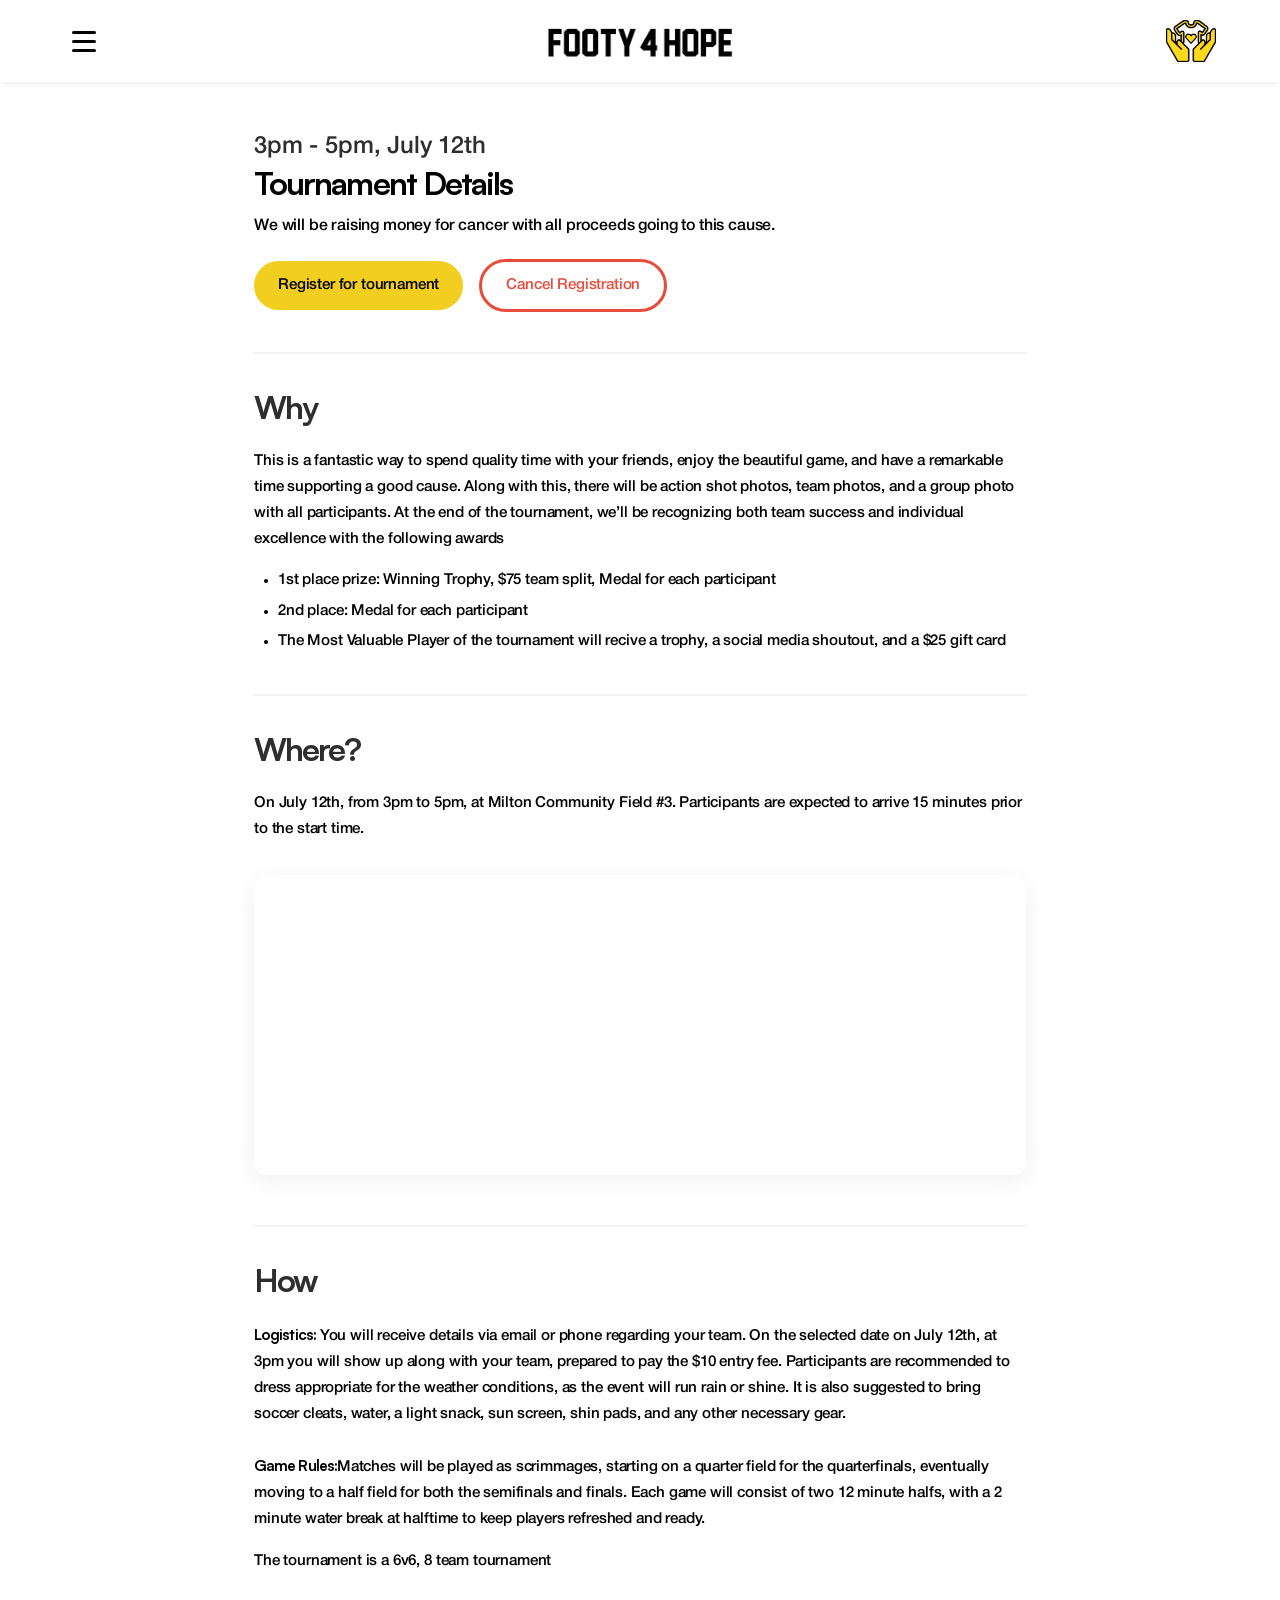
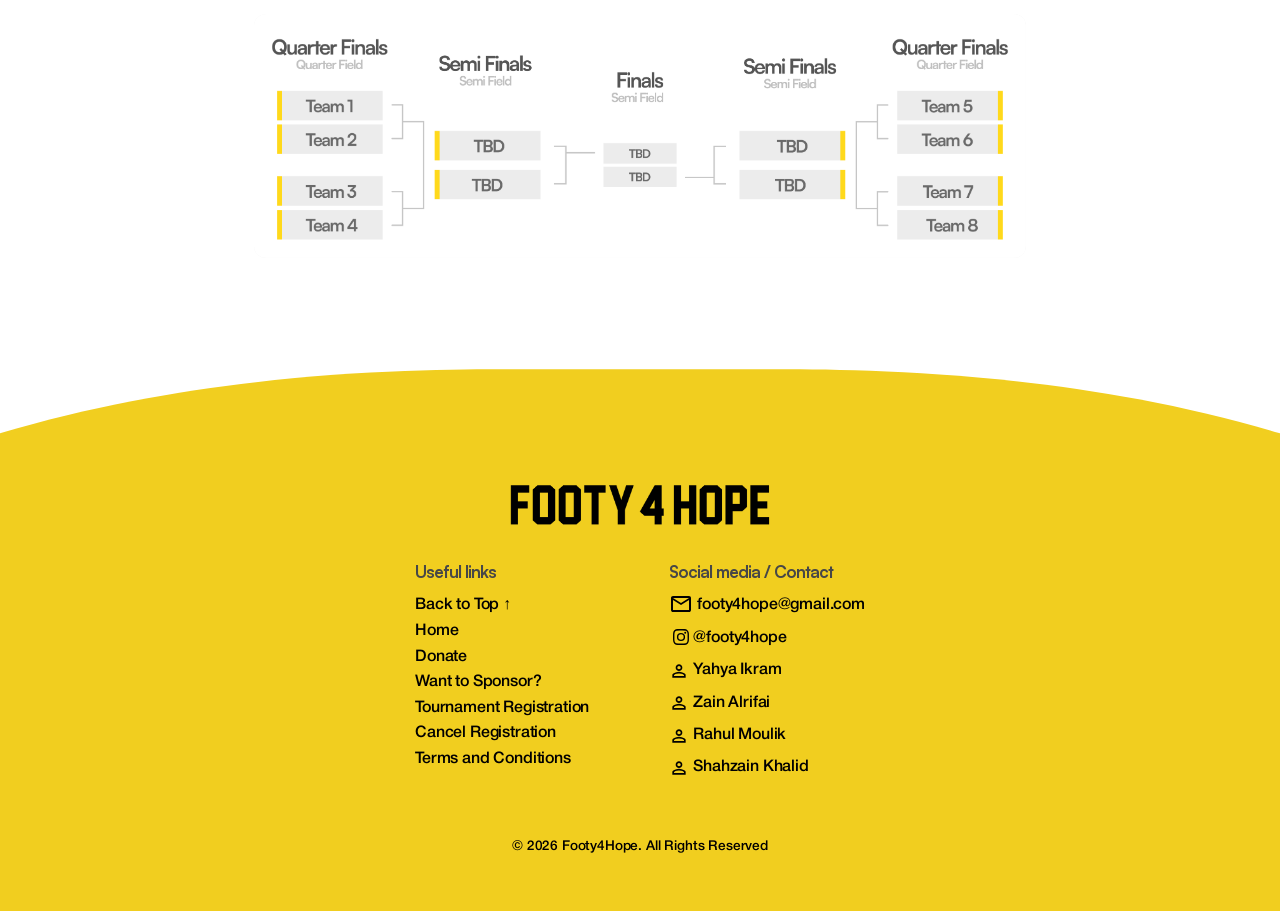
<file: tournament-details.html>
<!DOCTYPE html>
<html lang="en">
<head>
  <meta charset="UTF-8" />
  <meta name="viewport" content="width=device-width, initial-scale=1" />
  <title>Footy4Hope – Tournament Details</title>
  <link rel="preconnect" href="https://fonts.googleapis.com" />
  <link rel="preconnect" href="https://fonts.gstatic.com" crossorigin />
  <link href="https://fonts.googleapis.com/css2?family=Inter:wght@400;500;600;700&display=swap" rel="stylesheet" />
  <link rel="stylesheet" href="style.css" />
  <link rel="icon" type="image/png" href="images/WebLogo-v2.png">
  <link rel="shortcut icon" type="image/png" href="images/WebLogo-v2.png">
  <script async src="https://www.googletagmanager.com/gtag/js?id=G-39553DHMP3"></script>
  <script>
  window.dataLayer = window.dataLayer || [];
  function gtag(){dataLayer.push(arguments);}
  gtag('js', new Date());

  gtag('config', 'G-39553DHMP3');
  </script>
</head>
<body id="top">
  <header class="nav-bar" role="banner">
    <button class="nav-hamburger" aria-label="Open menu" aria-expanded="false" aria-controls="nav-menu">
      <span></span>
      <span></span>
      <span></span>
    </button>
    <h1 class="nav-logo">
      <a href="index.html#hero" aria-label="Go to home"><img src="images/logoText.png" alt="Footy4Hope" /></a>
    </h1>
    <a href="index.html#hero" class="nav-icon-link" aria-label="Go to home">
      <img class="nav-icon" src="images/logoIcon.png" alt="" aria-hidden="true" />
    </a>
  </header>

  <nav id="nav-menu" class="nav-menu" aria-hidden="true">
    <ul class="nav-links">
      <li><a href="index.html#hero" data-content="nav.home">Home</a></li>
      <li><a href="index.html#mission" data-content="nav.mission">Our Mission</a></li>
      <li><a href="https://fundraisemyway.cancer.ca/participants/59380/donate"  target="_blank" rel="noopener noreferrer" data-content="nav.donate">Donate</a></li>
      <li><a href="sponsor.html" data-content="nav.sponsor">Sponsor</a></li>
      <li><a href="terms.html" data-content="nav.terms">Terms & Conditions</a></li>
    </ul>
  </nav>

  <main class="details-main">
    <section class="details-section">
      <p class="details-date rise-in" style="--reveal-delay: 60ms;" data-content="hero.dateLine">3pm - 5pm, July 12th</p>
      <h1 class="details-title rise-in" style="--reveal-delay: 140ms;" data-content="hero.title">Tournament Details</h1>
      <p class="details-desc rise-in" style="--reveal-delay: 220ms;" data-content="hero.description">We will be raising money for cancer with all proceeds going to this cause. </p>
      <div class="details-buttons">
        <a href="register.html" class="btn btn-yellow" data-content="hero.register">Register for tournament</a>
        <a href="cancel.html" class="btn btn-outline-red" data-content="hero.cancel">Cancel Registration</a>
      </div>

      <hr class="details-divider">

      <div class="details-block">
        <h2 class="details-h2 rise-in" style="--reveal-delay: 60ms;" data-content="why.heading">Why</h2>
        <p class="rise-in" style="--reveal-delay: 140ms;" data-content="why.intro">This is a fantastic way to spend quality time with your friends, enjoy the beautiful game, and have a remarkable time supporting a good cause. Along with this, there will be action shot photos, team photos, and a group photo with all participants. At the end of the tournament, we’ll be recognizing both team success and individual excellence with the following awards</p>
        <ul class="details-list rise-in" style="--reveal-delay: 220ms;" data-list="why.bullets" data-list-type="plain"></ul>
      </div>

      <hr class="details-divider">

      <div class="details-block">
        <h2 class="details-h2 rise-in" style="--reveal-delay: 60ms;" data-content="where.heading">Where?</h2>
        <p class="rise-in" style="--reveal-delay: 140ms;" data-content="where.body">On July 12th, from 3pm to 5pm, at Milton Community Field #3. Participants are expected to arrive 15 minutes prior to the start time.</p>
        <iframe class="mapsframe details-map" src="https://www.google.com/maps/embed?pb=!1m18!1m12!1m3!1d1607.5488759675166!2d-79.855760902536!3d43.49665823060829!2m3!1f0!2f0!3f0!3m2!1i1024!2i768!4f13.1!3m3!1m2!1s0x882b6f493253714b%3A0x80837e4adac0e9bf!2sMilton%20Community%20Field%20%233!5e1!3m2!1sen!2sca!4v1775523687398!5m2!1sen!2sca" width="100%" height="300" style="border:0;" allowfullscreen="" loading="lazy" referrerpolicy="no-referrer-when-downgrade"></iframe>
      </div>

      <hr class="details-divider">

      <div class="details-block">
        <h2 class="details-h2 rise-in" style="--reveal-delay: 60ms;" data-content="how.heading">How</h2>
        <p class="rise-in" style="--reveal-delay: 140ms;" data-content="html:how.bodyHtml"><strong>Logistics:</strong> You will receive details via email or phone regarding your team. On the selected date on July 12th, at 3pm you will show up along with your team, prepared to pay the $10 entry fee. Participants are recommended to dress appropriate for the weather conditions, as the event will run rain or shine. It is also suggested to bring soccer cleats, water, a light snack, sun screen, shin pads, and any other necessary gear.<br><br><strong>Game Rules:</strong>Matches will be played as scrimmages, starting on a quarter field for the quarterfinals, eventually moving to a half field for both the semifinals and finals. Each game will consist of two 12 minute halfs, with a 2 minute water break at halftime to keep players refreshed and ready.</p>
        <p class="rise-in" style="--reveal-delay: 220ms;" data-content="how.formatLine">The tournament is a 6v6, 8 team tournament</p>
        
        <img src="images/bracket.png" alt="Tournament Bracket" class="details-img-full rise-in" style="--reveal-delay: 300ms;" data-content-attr="alt:how.bracketAlt" />
      </div>

    </section>

    <svg class="section-divider" viewBox="0 0 1200 120" preserveAspectRatio="none" aria-hidden="true">
    <path d="M0,80
           C200,20 400,20 480,20
           C560,20 640,20 720,20
           C800,20 1000,20 1200,80
           L1200,120 L0,120 Z"></path>
    </svg>

  </main>

  
  <footer class="main-footer">
    <div class="footer-top">
      <img class="footer-logo" src="images/logoText.png" alt="Footy4Hope" />
    </div>

    <div class="footer-grid">
      <div class="footer-column">
        <h3 class="footer-heading" data-content="footer.usefulLinksHeading">Useful links</h3>
        <ul class="footer-links-list">
          <li><a href="#top" data-content="footer.links.backToTop">Back to Top &uarr;</a></li>
          <li><a href="index.html" data-content="footer.links.home">Home</a></li>
          <li><a href="https://fundraisemyway.cancer.ca/participants/59380/donate"  target="_blank" rel="noopener noreferrer" data-content="footer.links.donate">Donate</a></li>
          <li><a href="sponsor.html" data-content="footer.links.sponsor">Want to Sponsor?</a></li>
          <li><a href="register.html" data-content="footer.links.registration">Tournament Registration</a></li>
          <li><a href="cancel.html" data-content="footer.links.cancel">Cancel Registration</a></li>
          <li><a href="terms.html" data-content="footer.links.terms">Terms and Conditions</a></li>
        </ul>
      </div>

      <div class="footer-column">
        <h3 class="footer-heading" data-content="footer.socialHeading">Social media / Contact</h3>
        <ul class="footer-links-list">
          <li>
            <a href="mailto:footy4hope@gmail.com">
              <svg xmlns="http://www.w3.org/2000/svg" width="24" height="24" viewBox="0 0 24 24" style="margin-top: -4px;">
	          <path fill="currentColor" d="M4 20q-.825 0-1.412-.587T2 18V6q0-.825.588-1.412T4 4h16q.825 0 1.413.588T22 6v12q0 .825-.587 1.413T20 20zm8-7L4 8v10h16V8zm0-2l8-5H4zM4 8V6v12z" />
              </svg>
              &nbsp;footy4hope@gmail.com
            </a>
          </li>
          <li>
           <a href="https://instagram.com/footy4hope">
              <svg xmlns="http://www.w3.org/2000/svg" width="24" height="24" style="margin-top: -4px;" viewBox="0 0 24 24" ><path fill="currentColor" d="M12 7.9a4.1 4.1 0 1 0 4.1 4.1A4.09 4.09 0 0 0 12 7.9m0 6.77A2.67 2.67 0 1 1 14.67 12A2.67 2.67 0 0 1 12 14.67m5.23-6.94a1 1 0 1 1-1-1a1 1 0 0 1 1 1m2.71 1a4.7 4.7 0 0 0-1.29-3.35a4.7 4.7 0 0 0-3.35-1.32C14 4 10 4 8.7 4.06a4.73 4.73 0 0 0-3.35 1.29A4.7 4.7 0 0 0 4.06 8.7C4 10 4 14 4.06 15.3a4.7 4.7 0 0 0 1.29 3.35a4.73 4.73 0 0 0 3.35 1.29c1.32.08 5.28.08 6.6 0a4.7 4.7 0 0 0 3.35-1.29a4.7 4.7 0 0 0 1.29-3.35c.06-1.3.06-5.3 0-6.6Zm-1.7 8a2.7 2.7 0 0 1-1.52 1.52a18 18 0 0 1-4.72.32a18 18 0 0 1-4.71-.32a2.7 2.7 0 0 1-1.52-1.52c-.42-1.06-.33-3.56-.33-4.72s-.09-3.67.33-4.72a2.65 2.65 0 0 1 1.52-1.53A18 18 0 0 1 12 5.44a18 18 0 0 1 4.72.32a2.7 2.7 0 0 1 1.52 1.52c.42 1.06.32 3.56.32 4.72s.1 3.67-.32 4.72Z"/></svg>
               @footy4hope
            </a>
          </li>
          <li>
            <a href="#" aria-label="Yahya Ikram (link coming soon)">
              <svg xmlns="http://www.w3.org/2000/svg" width="20" height="20" viewBox="0 0 24 24">
	          <path fill="currentColor" d="M9.175 10.825Q8 9.65 8 8t1.175-2.825T12 4t2.825 1.175T16 8t-1.175 2.825T12 12t-2.825-1.175M4 20v-2.8q0-.85.438-1.562T5.6 14.55q1.55-.775 3.15-1.162T12 13t3.25.388t3.15 1.162q.725.375 1.163 1.088T20 17.2V20zm2-2h12v-.8q0-.275-.137-.5t-.363-.35q-1.35-.675-2.725-1.012T12 15t-2.775.338T6.5 16.35q-.225.125-.363.35T6 17.2zm7.413-8.587Q14 8.825 14 8t-.587-1.412T12 6t-1.412.588T10 8t.588 1.413T12 10t1.413-.587M12 18" />
              </svg>
              &nbsp;Yahya Ikram
            </a>
          </li>
          <li>
            <a href="https://www.linkedin.com/in/zain-alrifai-a2663b351/?lipi=urn%3Ali%3Apage%3Ad_flagship3_profile_view_base_contact_details%3BsW7EO%2By%2FQ3uklnz9%2FCkEEg%3D%3D" aria-label="Zain Alrifai">
              <svg xmlns="http://www.w3.org/2000/svg" width="20" height="20" viewBox="0 0 24 24">
	          <path fill="currentColor" d="M9.175 10.825Q8 9.65 8 8t1.175-2.825T12 4t2.825 1.175T16 8t-1.175 2.825T12 12t-2.825-1.175M4 20v-2.8q0-.85.438-1.562T5.6 14.55q1.55-.775 3.15-1.162T12 13t3.25.388t3.15 1.162q.725.375 1.163 1.088T20 17.2V20zm2-2h12v-.8q0-.275-.137-.5t-.363-.35q-1.35-.675-2.725-1.012T12 15t-2.775.338T6.5 16.35q-.225.125-.363.35T6 17.2zm7.413-8.587Q14 8.825 14 8t-.587-1.412T12 6t-1.412.588T10 8t.588 1.413T12 10t1.413-.587M12 18" />
              </svg>
              &nbsp;Zain Alrifai
            </a>
          </li>
          <li>
            <a href="#" aria-label="Rahul Moulik (link coming soon)">
              <svg xmlns="http://www.w3.org/2000/svg" width="20" height="20" viewBox="0 0 24 24">
	          <path fill="currentColor" d="M9.175 10.825Q8 9.65 8 8t1.175-2.825T12 4t2.825 1.175T16 8t-1.175 2.825T12 12t-2.825-1.175M4 20v-2.8q0-.85.438-1.562T5.6 14.55q1.55-.775 3.15-1.162T12 13t3.25.388t3.15 1.162q.725.375 1.163 1.088T20 17.2V20zm2-2h12v-.8q0-.275-.137-.5t-.363-.35q-1.35-.675-2.725-1.012T12 15t-2.775.338T6.5 16.35q-.225.125-.363.35T6 17.2zm7.413-8.587Q14 8.825 14 8t-.587-1.412T12 6t-1.412.588T10 8t.588 1.413T12 10t1.413-.587M12 18" />
              </svg>
              &nbsp;Rahul Moulik
            </a>
          </li>
          <li>
            <a href="https://www.linkedin.com/in/shahzain-khalid-8718462b7/?lipi=urn%3Ali%3Apage%3Ad_flagship3_profile_view_base_contact_details%3BAtjUpUUyRyO4OXkcLcGZlQ%3D%3D" aria-label="Shahzain Khalid">
              <svg xmlns="http://www.w3.org/2000/svg" width="20" height="20" viewBox="0 0 24 24">
	          <path fill="currentColor" d="M9.175 10.825Q8 9.65 8 8t1.175-2.825T12 4t2.825 1.175T16 8t-1.175 2.825T12 12t-2.825-1.175M4 20v-2.8q0-.85.438-1.562T5.6 14.55q1.55-.775 3.15-1.162T12 13t3.25.388t3.15 1.162q.725.375 1.163 1.088T20 17.2V20zm2-2h12v-.8q0-.275-.137-.5t-.363-.35q-1.35-.675-2.725-1.012T12 15t-2.775.338T6.5 16.35q-.225.125-.363.35T6 17.2zm7.413-8.587Q14 8.825 14 8t-.587-1.412T12 6t-1.412.588T10 8t.588 1.413T12 10t1.413-.587M12 18" />
              </svg>
              &nbsp;Shahzain Khalid
            </a>
          </li>
        </ul>
      </div>
    </div>
    <p class="footer-copy" data-content="footer.copyright">© 2026 Footy4Hope. All Rights Reserved</p>
  </footer>

  
  <script src="js/site-content.js"></script>
  <script>
    function initNavMenu() {
      var hamburger = document.querySelector('.nav-hamburger');
      var menu = document.getElementById('nav-menu');
      if (!hamburger || !menu) return;
      var links = menu.querySelectorAll('a');

      function openMenu() {
        menu.classList.add('nav-menu-open');
        menu.setAttribute('aria-hidden', 'false');
        hamburger.setAttribute('aria-expanded', 'true');
        hamburger.setAttribute('aria-label', 'Close menu');
      }

      function closeMenu() {
        menu.classList.remove('nav-menu-open');
        menu.setAttribute('aria-hidden', 'true');
        hamburger.setAttribute('aria-expanded', 'false');
        hamburger.setAttribute('aria-label', 'Open menu');
      }

      hamburger.addEventListener('click', function() {
        if (menu.classList.contains('nav-menu-open')) {
          closeMenu();
        } else {
          openMenu();
        }
      });

      links.forEach(function(link) {
        link.addEventListener('click', closeMenu);
      });
    }

    function initRevealAnimations() {
      var animated = document.querySelectorAll('.rise-in, .mask-reveal');
      if (!animated.length) return;

      if (!('IntersectionObserver' in window)) {
        animated.forEach(function(el) { el.classList.add('in-view'); });
        return;
      }

      animated.forEach(function(el) {
        var rect = el.getBoundingClientRect();
        if (rect.top < window.innerHeight * 0.9) {
          el.classList.add('in-view');
        }
      });

      var io = new IntersectionObserver(function(entries, observer) {
        entries.forEach(function(entry) {
          if (!entry.isIntersecting) return;
          entry.target.classList.add('in-view');
          observer.unobserve(entry.target);
        });
      }, { threshold: 0.15, rootMargin: '0px 0px -10% 0px' });

      animated.forEach(function(el) { io.observe(el); });
    }

    document.addEventListener('DOMContentLoaded', function() {
      initNavMenu();
      loadSiteContent('content/tournament-details.json')
        .then(function () { initRevealAnimations(); })
        .catch(function () { initRevealAnimations(); });
    });
  </script>
</body>
</html>
</file>
<file: style.css>
/* Root */
:root {
  --primary-yellow: #F1CE1F;
  --deep-black: #020001;
  --pure-white: #FFFFFF;
  --off-white: #F3F3F3;
  --light-grey: #E0E0E0;
  --dark-grey: #2E2E2E;

  --header2-size: 56px;
  --header-size: 32px;
  --subheading-size: 24px;
  --body-size: 16px;

  --radius: 24px;
  --radius-pill: 9999px;
  --container-padding: 4rem;
  --section-padding: 5rem;
  --shadow: 0 4px 20px rgba(0, 0, 0, 0.08);
  --shadow-soft: 0 6px 24px rgba(0, 0, 0, 0.06);
}

/* Fonts */
@font-face {
  font-family: 'Satoshi';
  src: url('fonts/Satoshi-Variable.ttf') format('truetype');
  font-weight: 100 900;
  font-style: normal;
  font-display: swap;
}

@font-face {
  font-family: 'HelveticaNeueMedium';
  src: url('fonts/HelveticaNeueMedium.otf') format('opentype');
  font-weight: 400 600;
  font-style: normal;
  font-display: swap;
}

/* Base */
*,
*::before,
*::after {
  box-sizing: border-box;
}

html,
body {
  margin: 0;
  padding: 0;
  overflow-x: hidden;
}

body {
  min-height: 100vh;
  min-height: 100dvh;
  background-color: var(--off-white);
  color: var(--deep-black);
  font-family: 'HelveticaNeueMedium', -apple-system, BlinkMacSystemFont, "Segoe UI", Roboto, 'Helvetica Neue', Arial, sans-serif;
  letter-spacing: -0.01em;
  font-size: var(--body-size);
  line-height: 1.6;
  -webkit-font-smoothing: antialiased;
}

h1, h2, h3, h4, h5, h6,
.hero-heading,
.mission-heading,
.tournament-title {
  font-family: 'Satoshi', 'HelveticaNeueMedium', sans-serif;
  font-weight: 700;
  letter-spacing: -0.06em;
}

b, strong {
  font-family: 'Satoshi', 'HelveticaNeueMedium', sans-serif;
  font-weight: 700;
  letter-spacing: -0.06em;
}

a {
  color: inherit;
  text-decoration: none;
}

.visually-hidden {
  position: absolute;
  width: 1px;
  height: 1px;
  padding: 0;
  margin: -1px;
  overflow: hidden;
  clip: rect(0, 0, 0, 0);
  border: 0;
}

@keyframes f4h-rise {
  from { opacity: 0; transform: translateY(10px); }
  to { opacity: 1; transform: translateY(0); }
}

@keyframes f4h-mask-swipe {
  from { transform: translateX(0); }
  to { transform: translateX(110%); }
}

.rise-in {
  opacity: 0;
  transform: translateY(10px);
  will-change: transform, opacity;
}

.mask-reveal {
  position: relative;
  opacity: 0;
  transform: translateY(10px);
  will-change: transform, opacity;
}

.mask-reveal::after {
  content: "";
  position: absolute;
  inset: -0.08em -0.15em;
  background: var(--reveal-bg, var(--off-white));
  transform: translateX(0);
  opacity: 0;
  pointer-events: none;
  border-radius: 0.2em;
}

.rise-in.in-view {
  animation: f4h-rise 700ms cubic-bezier(0.2, 0.8, 0.2, 1) both;
  animation-delay: var(--reveal-delay, 0ms);
}

.mask-reveal.in-view {
  animation: f4h-rise 700ms cubic-bezier(0.2, 0.8, 0.2, 1) both;
  animation-delay: var(--reveal-delay, 0ms);
}

.mask-reveal.in-view::after {
  opacity: 1;
  animation: f4h-mask-swipe 900ms cubic-bezier(0.2, 0.8, 0.2, 1) both;
  animation-delay: var(--reveal-delay, 0ms);
}

@media (prefers-reduced-motion: reduce) {
  .rise-in,
  .mask-reveal,
  .mask-reveal::after {
    animation: none !important;
    transition: none !important;
  }

  .rise-in,
  .mask-reveal {
    opacity: 1;
    transform: none;
  }
}

/* Navigation */
.nav-bar {
  position: fixed;
  top: 0;
  left: 0;
  right: 0;
  z-index: 100;
  display: flex;
  align-items: center;
  justify-content: space-between;
  padding: 1rem var(--container-padding);
  background: var(--pure-white);
  box-shadow: 0 2px 8px rgba(0, 0, 0, 0.06);
  animation: f4h-rise 520ms cubic-bezier(0.2, 0.8, 0.2, 1) both;
}

.nav-icon-link {
  display: inline-flex;
  align-items: center;
}

.nav-hamburger {
  display: flex;
  flex-direction: column;
  gap: 6px;
  padding: 0.5rem;
  background: none;
  border: none;
  cursor: pointer;
  width: 32px;
}

.nav-hamburger span {
  display: block;
  width: 24px;
  height: 3px;
  background: var(--deep-black);
  border-radius: 2px;
}

.nav-logo {
  position: absolute;
  left: 50%;
  transform: translateX(-50%);
  margin: 0;
  color: var(--deep-black);
}

.nav-logo img {
  display: block;
  max-height: 40px;
  width: auto;
}

.nav-icon {
  width: 50px;
  height: 50px;
  object-fit: contain;
}

.nav-menu {
  position: fixed;
  top: 0;
  left: 0;
  right: 0;
  bottom: 0;
  z-index: 99;
  display: flex;
  align-items: center;
  justify-content: center;
  background: rgba(0, 0, 0, 0.65);
  backdrop-filter: blur(20px);
  -webkit-backdrop-filter: blur(20px);
  opacity: 0;
  visibility: hidden;
  transition: opacity 0.3s ease, visibility 0.3s ease;
  height: 110vh;
  overflow-y: hidden;
}

.nav-menu.nav-menu-open {
  opacity: 1;
  visibility: visible;
}

.nav-links {
  list-style: none;
  margin: 0;
  padding: 0;
  text-align: center;
}

.vr {
  width: 1px;
  height: 24px;
  background: var(--light-grey);
  margin: 0 1.5rem;
}

.nav-links li + li {
  margin-top: 1.5rem;
}

.nav-links a {
  font-size: 1.75rem;
  font-weight: 700;
  font-family: 'Satoshi', sans-serif;
  color: var(--pure-white);
}

.nav-links a:hover {
  text-decoration: underline;
}

/* Hero */
.hero {
  position: relative;
  min-height: 110vh;
  display: flex;
  align-items: center;
  justify-content: center;
  padding-top: 4rem;
  background-color: #0a0a0a;
  background-image:
    linear-gradient(to bottom, #00000041 0%, #f1ce1fdf 100%),
    url("images/hero.jpg");
  background-size: cover;
  background-position: center;
}

.hero-subheading {
  margin: -12px 0 1.75rem;
  font-size: clamp(16px, calc(1.6vw + 12px), 20px);
  font-weight: 600;
  color: var(--light-grey);
}

.hero::before {
  content: "";
  position: absolute;
  inset: 0;
  background: rgba(0, 0, 0, 0.458);
  pointer-events: none;
  z-index: 1;
}

.hero-content {
  position: relative;
  z-index: 2;
  text-align: center;
  padding: 1rem;
  max-width: 700px;
}

.hero-heading {
  margin: 0 0 1rem;
  font-size: clamp(4rem, 9vw, 5.5rem);
  font-weight: 700;
  color: var(--pure-white);
  line-height: 1.3;
}

.hero-buttons {
  display: flex;
  flex-wrap: wrap;
  gap: 1rem;
  justify-content: center;
}

.scroll-down-indicator {
  margin-top: 1.25rem;
  font-size: clamp(16px, calc(1.6vw + 12px), 20px);
  color: var(--pure-white);
  animation: bounce 2s infinite;
}

/* Buttons */
.btn {
  display: inline-flex;
  align-items: center;
  justify-content: center;
  padding: 0.75rem 1.5rem;
  font-size: 0.95rem;
  font-weight: 600;
  border-radius: var(--radius-pill);
  cursor: pointer;
  transition: transform 0.2s ease;
}

.btn:hover {
  transform: scale(1.04);
}

.btn-yellow {
  background: var(--primary-yellow);
  color: var(--deep-black);
  border: none;
}

.btn-yellow5 {
  background: var(--primary-yellow);
  color: var(--deep-black);
  border: none;
}

.btn-yellow4 {
  display: flex;
  align-items: center;
  justify-content: center;
  margin-top: 1rem;
}

.btn-outline-yellow {
  background: transparent;
  color: var(--primary-yellow);
  border: 3px solid var(--primary-yellow);
}

.btn-outline-yellow2 {
  background: transparent;
  color: var(--primary-yellow);
  border: 3px solid var(--primary-yellow);
}

.btn-small {
  padding: 0.5rem 1.25rem;
  font-size: 0.9rem;
}

.button-container {
  display: flex;
  gap: 1rem;
  justify-content: center;
}

/* Mission */
.mission {
  background: var(--pure-white);
  padding: var(--section-padding) var(--container-padding);
}

.mission-grid {
  max-width: 1000px;
  margin: 0 auto;
  display: grid;
  grid-template-columns: 50% 50%;
  gap: 0rem;
  /* align-items: center; */
}

.mission-content {
  padding-right: 2rem;
}

.mission-sub {
  margin: 0 0 0.25rem;
  font-size: var(--subheading-size);
  font-weight: 600;
  color: var(--dark-grey);
}

.mission-heading {
  margin: -12px 0 1rem;
  font-size: var(--header-size);
  font-weight: 700;
  color: var(--deep-black);
}

.mission-body {
  margin: -12px 0 1.25rem;
  font-size: var(--body-size);
  color: var(--deep-black);
  line-height: 1.6;
}

.mission-list {
  display: grid;
  grid-template-columns: repeat(2, 1fr); 
  gap: 1rem;
  list-style: none;
  padding: 0;
  margin: 0;
}

.mission-item {
  display: flex;
  flex-direction: column; 
  align-items: flex-start;
  justify-content: center;
  
  padding: 0.7rem;
  background: var(--off-white);
  border-radius: 1rem;
  border-left: 5px solid var(--primary-yellow);
  font-size: 0.8rem;
  line-height: 1.3;
  min-height: 20px; 
}

.mission-item strong {
  display: block;
  color: #000;
  margin-bottom: 2px;
}

.mission-role {
  color: #555;
  font-size: 0.85rem;
}


.mission-item:hover {
  background: var(--off-white-hover, #f0f0f0);
}

.polaroid-image {
  width: 100%;
  max-width: 300px;
}

/* Tournament */
.tournament-details {
  background: var(--off-white);
  padding: var(--section-padding) var(--container-padding);
  text-align: center;
}

.tournament-title {
  margin: 0 0 0.75rem;
  font-size: var(--header-size);
  font-weight: 700;
  color: var(--deep-black);
}

.tournament-desc {
  margin: -12px 0 1.25rem;
  font-size: var(--body-size);
  color: var(--deep-black);
  max-width: 540px;
  margin-inline: auto;
}

.tournament-details .btn {
  margin-bottom: 2rem;
}

.mapsframe {
  border-radius: 10px;
  box-shadow: var(--shadow);
}

.tournament-cards {
  display: flex;
  flex-wrap: wrap;
  gap: 1.5rem;
  justify-content: center;
  margin-bottom: 2rem;
}

.tournament-card {
  flex: 1;
  min-width: 220px;
  max-width: 280px;
  padding: 1.5rem;
  background: var(--pure-white);
  border-radius: var(--radius);
  box-shadow: var(--shadow);
  text-align: center;
  position: relative;
  display: flex;
  flex-direction: column;
  align-items: center;
  justify-content: center;
  padding: 1.25rem;
  min-height: 180px;
  box-sizing: border-box;
  padding-top: 60px;
  padding-bottom: 4%;
}

.tournament-card h4 {
  margin: 0 0 0.35rem;
  font-size: var(--header-size);
  font-weight: 600;
  color: var(--deep-black);
  position: absolute;
  top: 12px;
  margin: 0;
  font-weight: 700;
  z-index: 2;
}

.tournament-card .card-month {
  margin: 0;
  font-size: 2rem;
  color: var(--deep-black);
}

.tournament-card .card-day {
  font-size: 5rem;
  font-weight: 700;
  color: var(--deep-black);
  margin-block-end: 0px;
  margin-block-start: 0;
  line-height: 85%;
}

.tournament-card .card-time {
  margin: 0;
  font-size: var(--body-size);
  color: var(--deep-black);
}

.map-placeholder {
  width: 100%;
  aspect-ratio: 1;
  background: var(--off-white);
  margin: 0.75rem 0;
  border-radius: var(--radius);
}

.tournament-card ul {
  margin: 0.75rem 0 0;
  padding-left: 1.25rem;
  text-align: left;
}

.tournament-card li {
  margin-bottom: 0.25rem;
}

.tournament-terms {
  font-size: 0.9rem;
  color: var(--deep-black);
  text-decoration: underline;
}

/* Fundraising */
.fundraising-goal {
  background: var(--pure-white);
  padding: var(--section-padding) var(--container-padding);
  text-align: center;
}

.fundraising-goal .goal-text {
  margin: -12px 0 0.25rem;
  font-size: var(--subheading-size);
  color: var(--deep-black);
}

.fundraising-goal .goal-amount {
  margin: -12px 0 1.25rem;
  font-size: var(--header2-size);
  font-weight: 700;
  color: var(--deep-black);
}

.goal-separator {
  width: 100%;
  max-width: 350px;
  height: 3px;
  background: var(--primary-yellow);
  margin: -20px auto 1rem;
}

.fundraising-goal .goal-percent {
  margin: -12px 0 0.25rem;
  font-size: 1.75rem;
  font-weight: 700;
  color: var(--deep-black);
}

.fundraising-goal .goal-note {
  margin: 0;
  font-size: var(--body-size);
  color: var(--deep-black);
}

/* Support */
.support {
  background: var(--off-white);
  padding: var(--section-padding) var(--container-padding);
  text-align: center;
}

.support-heading {
  margin: 0 0 1.25rem;
  font-size: var(--header-size);
  font-weight: 700;
  color: var(--deep-black);
}

.support .btn {
  margin-bottom: 1.75rem;
}

.promo-card {
  max-width: 600px;
  margin: 0 auto;
  padding: 1.75rem 2.5rem;
  background: var(--pure-white);
  border-radius: var(--radius);
  box-shadow: var(--shadow-soft);
}

.promo-card ul {
  margin: 0;
  padding-left: 1.25rem;
  text-align: left;
}

.promo-card li {
  margin-bottom: 0.5rem;
  font-size: var(--body-size);
  color: var(--deep-black);
}

.sponsor-desc {
  margin: 1.25rem 0 0 1.25rem;
  padding-bottom: 1.25rem;
  font-size: var(--body-size);
  color: var(--deep-black);
  max-width: 540px;
  margin-inline: auto;
}

.terms-anchor {
  padding: var(--section-padding) var(--container-padding);
  text-align: center;
}

.terms-anchor p {
  margin: 0;
  font-size: var(--body-size);
  color: var(--deep-black);
}

/* Footer */
.section-divider {
  display: block;
  width: 100%;
  height: 10%;
  margin-bottom: -2px;
}

.section-divider path {
  fill: var(--primary-yellow);
  transition: fill 0.2s;
  shape-rendering: geometricPrecision;
}

.section-divider.flip {
  transform: rotate(180deg);
}

.main-footer {
  background: var(--primary-yellow);
  padding: 1rem 2rem;
  margin-top: -5rem;
  color: var(--deep-black);
  text-align: center;
}

.footer-top {
  display: flex;
  justify-content: center;
  margin-bottom: 1.25rem;
}

.footer-logo {
  max-width: 220px;
  width: 55%;
  height: auto;
  display: block;
}

.footer-grid {
    display: flex;
    justify-content: center;
    align-items: flex-start;
    flex-direction: row;
    gap: 1rem;
    max-width: 1100px;
    margin: 0 auto 1.25rem;
    padding: 0 var(--container-padding);
    width: 100%;
    box-sizing: border-box;
}

.footer-column {
  text-align: left;
  display: flex;
  flex-direction: column;
  align-items: flex-start;

}

.footer-heading {
  margin: 0 0 0.5rem;
  font-size: 1.05rem;
  font-weight: 700;
  color: #474747;
}

.footer-body {
  margin: 0 0 0.75rem;
  color: #6b6b6b;
  font-size: 0.95rem;
}

.footer-links-list,
.footer-links-list li {
  list-style: none;
  margin: 0;
  padding: 0;
}

.footer-links-list {
  padding-left: 0;
  margin-left: 0;
}

.footer-links-list li + li {
  margin-top: 0rem;
  text-decoration: none;
}

.footer-links-list a {
  display: inline-flex;
  align-items: center;
  gap: 0rem;
}

.footer-links-list a:hover {
  text-decoration: underline;
}

.icon-placeholder {
  display: inline-block;
  width: 20px;
  height: 20px;
  background: rgba(0,0,0,0.08);
  border-radius: 4px;
  flex: 0 0 20px;
}

.footer-copy {
  margin-top: 3rem;
  font-size: 0.85rem;
  color: var(--deep-black);
  text-align: center;
}    

/* Register */
.register-section {
  padding: var(--section-padding) var(--container-padding);
  margin: 25px auto 0;
  max-width: 1000px;
  box-sizing: border-box;
  text-align: center;
}

.register-h {
  text-align: left;
}

.hr-r {
  border: none;
  border-top: 2px solid var(--light-grey);
}

/* Terms & Conditions page */
.tc-wrapper {
  max-width: 900px;
  margin: 1.25rem auto 0;
  text-align: left;
}

.tc-intro {
  margin: 0 0 2rem;
  padding: 1.25rem 1.5rem;
  background: var(--pure-white);
  border-left: 4px solid var(--primary-yellow);
  border-radius: 12px;
  box-shadow: var(--shadow-soft);
  color: var(--dark-grey);
  line-height: 1.75;
}

.tc-section {
  margin-bottom: 2rem;
}

.tc-section h2 {
  margin: 0 0 0.75rem;
  font-size: 1.1rem;
  font-weight: 700;
  color: var(--deep-black);
  display: flex;
  align-items: center;
  gap: 0.5rem;
}

.tc-section h2::after {
  content: '';
  flex: 1;
  height: 1px;
  background: var(--light-grey);
  display: block;
}

.tc-section ul {
  list-style: none;
  padding: 0;
  margin: 0;
}

.tc-section ul li {
  font-size: 0.98rem;
  color: var(--dark-grey);
  line-height: 1.7;
  padding: 0.35rem 0 0.35rem 1.4rem;
  position: relative;
}

.tc-section ul li::before {
  content: '→';
  position: absolute;
  left: 0;
  top: 0.35rem;
  color: var(--deep-black);
  font-size: 0.9rem;
}

.tc-section p {
  margin: 0.5rem 0 0.75rem;
  font-size: 0.98rem;
  color: var(--dark-grey);
  line-height: 1.75;
}

.tc-note {
  margin-top: 0.75rem;
  padding: 0.9rem 1.1rem;
  background: var(--pure-white);
  border-radius: 12px;
  box-shadow: var(--shadow-soft);
  font-size: 0.95rem;
  color: var(--dark-grey);
  font-style: italic;
}

#mission,
#tournament,
#donate,
#terms {
  scroll-margin-top: 100px;
}


/* Details page */
.details-main {
  background: var(--pure-white);
  padding-top: 80px; 
  min-height: 100vh;
}

.details-section {
  max-width: 900px;
  margin: 0 auto;
  padding: 3rem var(--container-padding);
}

.details-date {
  margin: 0 0 0.25rem;
  font-size: var(--subheading-size);
  font-weight: 600;
  color: var(--dark-grey);
}

.details-title {
  margin: -12px 0 1rem;
  font-size: var(--header-size);
  font-weight: 700;
  color: var(--deep-black);
}

.details-buttons {
  display: flex;
  gap: 1rem;
  flex-wrap: wrap;
  align-items: center;
  margin-bottom: 2rem;
}


.btn-outline-red {
  background: transparent;
  color: #E74C3C;
  border: 3px solid #E74C3C;
  border-radius: var(--radius-pill);
  padding: 0.70rem 1.5rem; 
  font-size: 0.95rem;
  font-weight: 600;
  display: inline-flex;
  align-items: center;
  justify-content: center;
  transition: transform 0.2s ease;
  cursor: pointer;
}

.btn-outline-red:hover {
  transform: scale(1.04);
}

.details-divider {
  border: none;
  border-top: 2px solid var(--off-white);
  margin: 2.5rem 0;
}

.details-block {
  margin-bottom: 2rem;
}

.details-h2 {
  margin: -12px 0 1rem;
  font-size: var(--header-size);
  font-weight: 700;
  color: var(--dark-grey);
}

.details-block p {
  color: var(--deep-black);
  line-height: 1.7;
  margin-bottom: 1rem;
  font-size: 0.95rem;
}

.details-block ul {
  padding-left: 1.5rem;
  margin-bottom: 1rem;
  color: var(--deep-black);
  font-size: 0.95rem;
}

.details-block li {
  margin-bottom: 0.4rem;
}

.details-desc {
  margin: -12px 0 1.25rem;
  font-size: var(--body-size);
  color: var(--deep-black);
  margin-inline: auto;

}

.details-map {
  margin-top: 1rem;
  border-radius: 12px;
  box-shadow: var(--shadow-soft);
}

.details-img-full {
  width: 100%;
  height: auto;
  border-radius: 12px;
  margin-top: 1.5rem;
  background-color: var(--off-white); /* acts as a placeholder color if image doesn't load */
  object-fit: contain;
}

/* Responsive adjustments for details page */
@media (max-width: 480px) {
  .details-buttons {
    flex-direction: column;
    align-items: flex-start;
  }
}

/* Responsive */
@media (max-width: 900px) {
  :root {
    --container-padding: 2.5rem;
    --section-padding: 4rem;
  }

  .mission-grid {
    grid-template-columns: 1fr;
    gap: 2rem;
  }

  .mission-content {
    padding-right: 0;
  }

  .polaroid-placeholder {
    transform: rotate(2deg);
  }

  .footer-grid { grid-template-columns: 1fr; }

  .nav-logo {
    position: static;
    transform: none;
    font-size: 0.95rem;
  }

  .nav-bar {
    flex-wrap: wrap;
    gap: 0.5rem;
  }

  .nav-bar {
    padding: 0.75rem var(--container-padding);
  }

  .nav-logo img {
    max-height: 36px;
    width: auto;
  }

  .nav-hamburger {
    width: 28px;
  }

  .nav-hamburger span {
    width: 20px;
    height: 2.5px;
  }
}

@media (max-width: 80px) {
  .section-divider {
    margin-bottom: -75px;
  }
}

@media (max-width: 600px) {
  :root {
    --container-padding: 1.5rem;
    --section-padding: 4rem;
  }

  .hero-heading {
    font-size: 3rem;
  }

  .hero-buttons {
    flex-direction: column;
  }

  .hero-content {
    padding: 2rem;
  }

  .tournament-cards {
    flex-direction: column;
  }

  .tournament-card {
    max-width: 100%;
  }
}

@media (max-width: 550px) {
  .mission-list {
    grid-template-columns: 1fr;
  }
}

@media (max-width: 400px) {
  :root {
    --container-padding: 2rem;
    --section-padding: 4rem;
    --header2-size: 48px;
    --header-size: 28px;
    --subheading-size: 20px;
    --body-size: 14px;
  }

  .hero-heading {
    font-size: 2.5rem;
  }

  .nav-links a {
    font-size: 1.5rem;
  }

  .nav-bar {
    padding: 0.5rem var(--container-padding);
  }

  .nav-icon {
    width: 36px;
    height: 36px;
  }

  .nav-hamburger {
    width: 26px;
    gap: 5px;
    padding: 0.35rem;
  }

  .nav-hamburger span {
    width: 18px;
    height: 2.25px;
  }
}

@media (max-width: 340px) {
  .nav-logo img {
    max-height: 24px;
  }

  .hero-heading {
    font-size: 2rem;
  }
}

@media (max-width: 480px) {
  .footer-grid {
    flex-direction: column;
    align-items: center;
  }

  .footer-column {
    flex: 1;
    min-width: 200px;
  }
}

@media (min-width: 720px) {
  .footer-grid {
    grid-template-columns: 1fr 1fr;
    gap: 5rem;
  }

  .footer-logo {
    max-width: 280px;
    width: auto;
  }

  .main-footer {
    margin-top: 0rem;
    padding: 0rem 0rem 2.5rem;
    text-align: center;
  }

  .footer-top {
    justify-content: center;
    margin-bottom: 1.75rem;
  }
}
</file>
